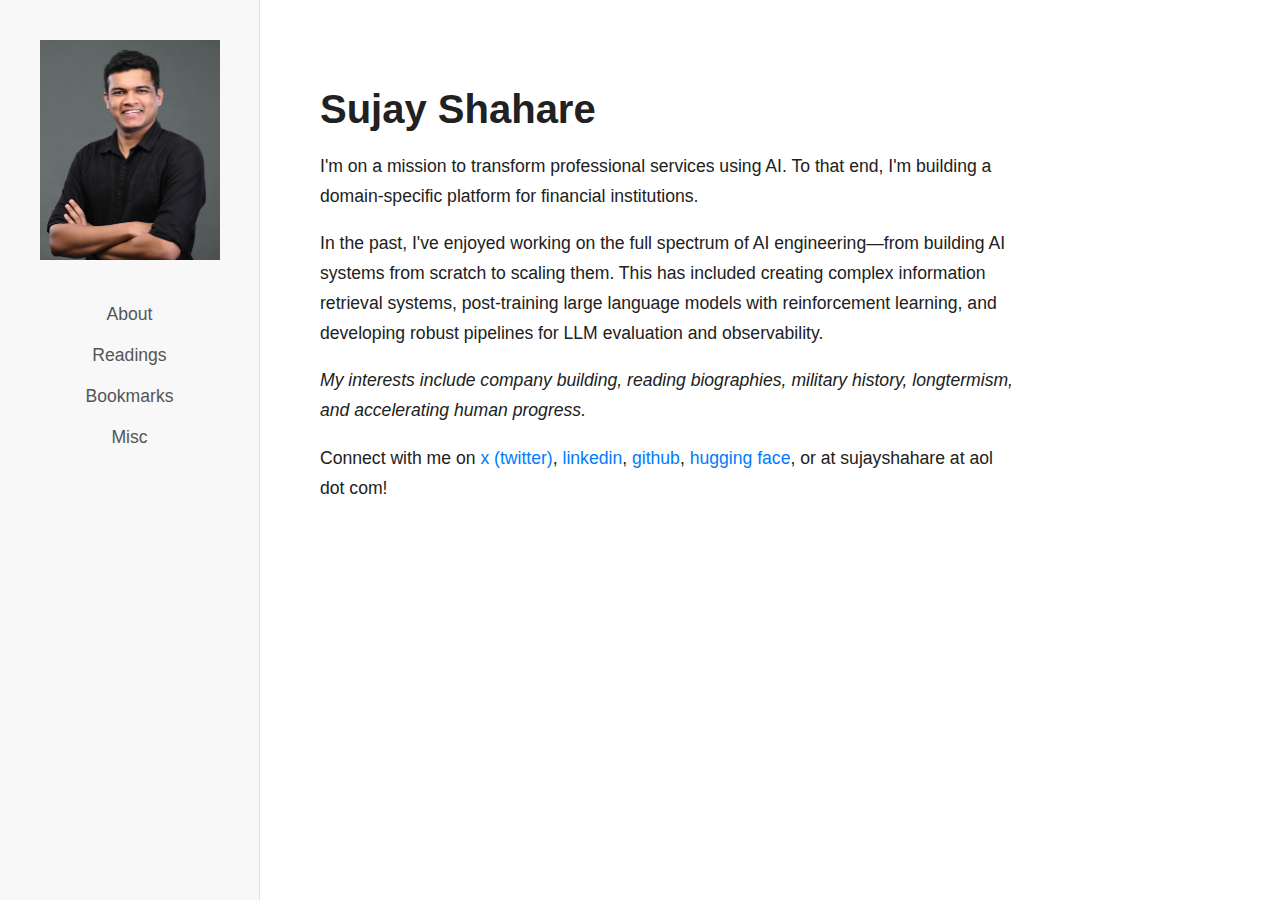
<file: index.html>
<!-- SUJAY SHAHARE
                                                               __..-'
                                                         _.--''
                                               _...__..-'
                                             .'
                                           .'
                                         .' 
                                       .'        PERSONAL SITE
            .------._                 ;
      .-"""`-.<')    `-._           .'   
     (.--. _   `._       `'---.__.-'
      `   `;'-.-'         '-    ._
        .--'``  '._      - '   .
         `""'-.    `---'    ,
 ''--..__      `\
         ``''---'`\      .'
                   `'. '
                     `'.
-->


<!DOCTYPE html>
<html lang="en">
<head>
    <meta charset="UTF-8">
    <meta name="viewport" content="width=device-width, initial-scale=1.0">
    <title>Sujay Shahare</title>
    <link rel="stylesheet" href="styles/style.css">
    <script src="scripts/main.js" defer></script>
</head>
<body>
    
    <button id="mobile-menu-button" aria-label="Open navigation menu">
        <span></span>
        <span></span>
        <span></span>
    </button>

    <div id="sidebar-container"></div>

    <main class="main-content" id="main-content">
        <header>
            <h1>Sujay Shahare</h1>
        </header>
        <section class="bio">
            <p>
                I'm on a mission to transform professional services using AI. To that end, I'm building a domain-specific platform for financial institutions.
            </p>
            <p>
                In the past, I've enjoyed working on the full spectrum of AI engineering—from building AI systems from scratch to scaling them. This has included creating complex information retrieval systems, post-training large language models with reinforcement learning, and developing robust pipelines for LLM evaluation and observability.
            </p>
            <p>
                <i>My interests include company building, reading biographies, military history, <a href="https://longtermism.com/" target="_blank" class="stealth-link">longtermism</a>, and accelerating human progress.</i>
            </p>
            <p>
                Connect with me on  <a href="https://x.com/sujay_shahare" target="_blank">x (twitter)</a>, <a href="https://www.linkedin.com/in/sujay-shahare" target="_blank">linkedin</a>, <a href="https://github.com/SujayShahare" target="_blank">github</a>, <a href="https://huggingface.co/sujayshahare" target="_blank">hugging face</a>, or at sujayshahare at aol dot com!
            </p>
        </section>
    </main>
</body>
</html>
</file>
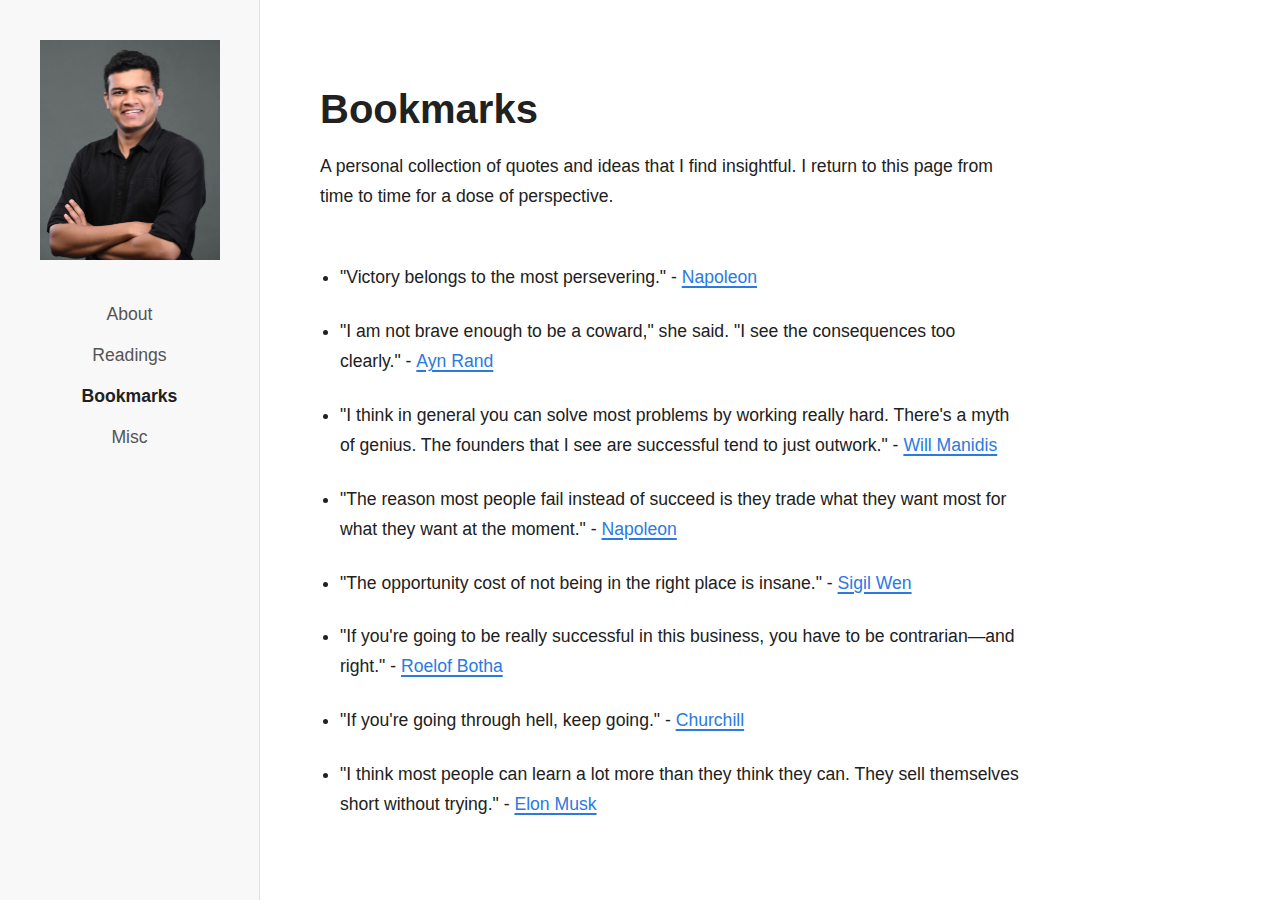
<file: bookmarks.html>
<!DOCTYPE html>
<html lang="en">
<head>
    <meta charset="UTF-8">
    <meta name="viewport" content="width=device-width, initial-scale=1.0">
    <title>Bookmarks - Sujay Shahare</title>
    <link rel="stylesheet" href="styles/style.css">
    <script src="scripts/main.js" defer></script>
</head>
<body>

    <button id="mobile-menu-button" aria-label="Open navigation menu">
        <span></span>
        <span></span>
        <span></span>
    </button>
    
    <div id="sidebar-container"></div>

    <main class="main-content" id="main-content">
        <h1>Bookmarks</h1>
        
        <p>A personal collection of quotes and ideas that I find insightful. I return to this page from time to time for a dose of perspective.</p>

        <br>
        <ul class="quote-list">
            <li>
                "Victory belongs to the most persevering." - <a href="https://www.goodreads.com/quotes/158296-victory-belongs-to-the-most-persevering" target="_blank">Napoleon</a>
            </li>
            <li>
                "I am not brave enough to be a coward," she said. "I see the consequences too clearly." - <a href="https://www.goodreads.com/quotes/786423-i-am-not-brave-enough-to-be-a-coward-she" target="_blank">Ayn Rand</a>
            </li>
            <li>
                "I think in general you can solve most problems by working really hard. There's a myth of genius. The founders that I see are successful tend to just outwork." - <a href="https://capital.xyz/founders/will" target="_blank">Will Manidis</a>
            </li>
            <li>
                "The reason most people fail instead of succeed is they trade what they want most for what they want at the moment." - <a href="https://www.goodreads.com/quotes/580793-the-reason-most-people-fail-instead-of-succeed-is-they" target="_blank">Napoleon</a>
            </li>
            <li>
                "The opportunity cost of not being in the right place is insane." - <a href="https://youtu.be/1pu_j2V0GJs?si=N4kXcCd84X4fYy7n" target="_blank">Sigil Wen</a>
            </li>
            <li>
                "If you're going to be really successful in this business, you have to be contrarian—and right." - <a href="https://www.sequoiacap.com/people/roelof-botha/" target="_blank">Roelof Botha</a>
            </li>
            <li>
                "If you're going through hell, keep going." - <a href="https://www.goodreads.com/quotes/553514-if-you-re-going-through-hell-keep-going" target="_blank">Churchill</a>
            </li>
            <li>
                "I think most people can learn a lot more than they think they can. They sell themselves short without trying." - <a href="https://www.reddit.com/r/IAmA/comments/2rgsan/comment/cnfre0a/?utm_source=share&utm_medium=web3x&utm_name=web3xcss&utm_term=1&utm_content=share_button" target="_blank">Elon Musk</a>
            </li>
        </ul>

    </main>

</body>
</html>
</file>
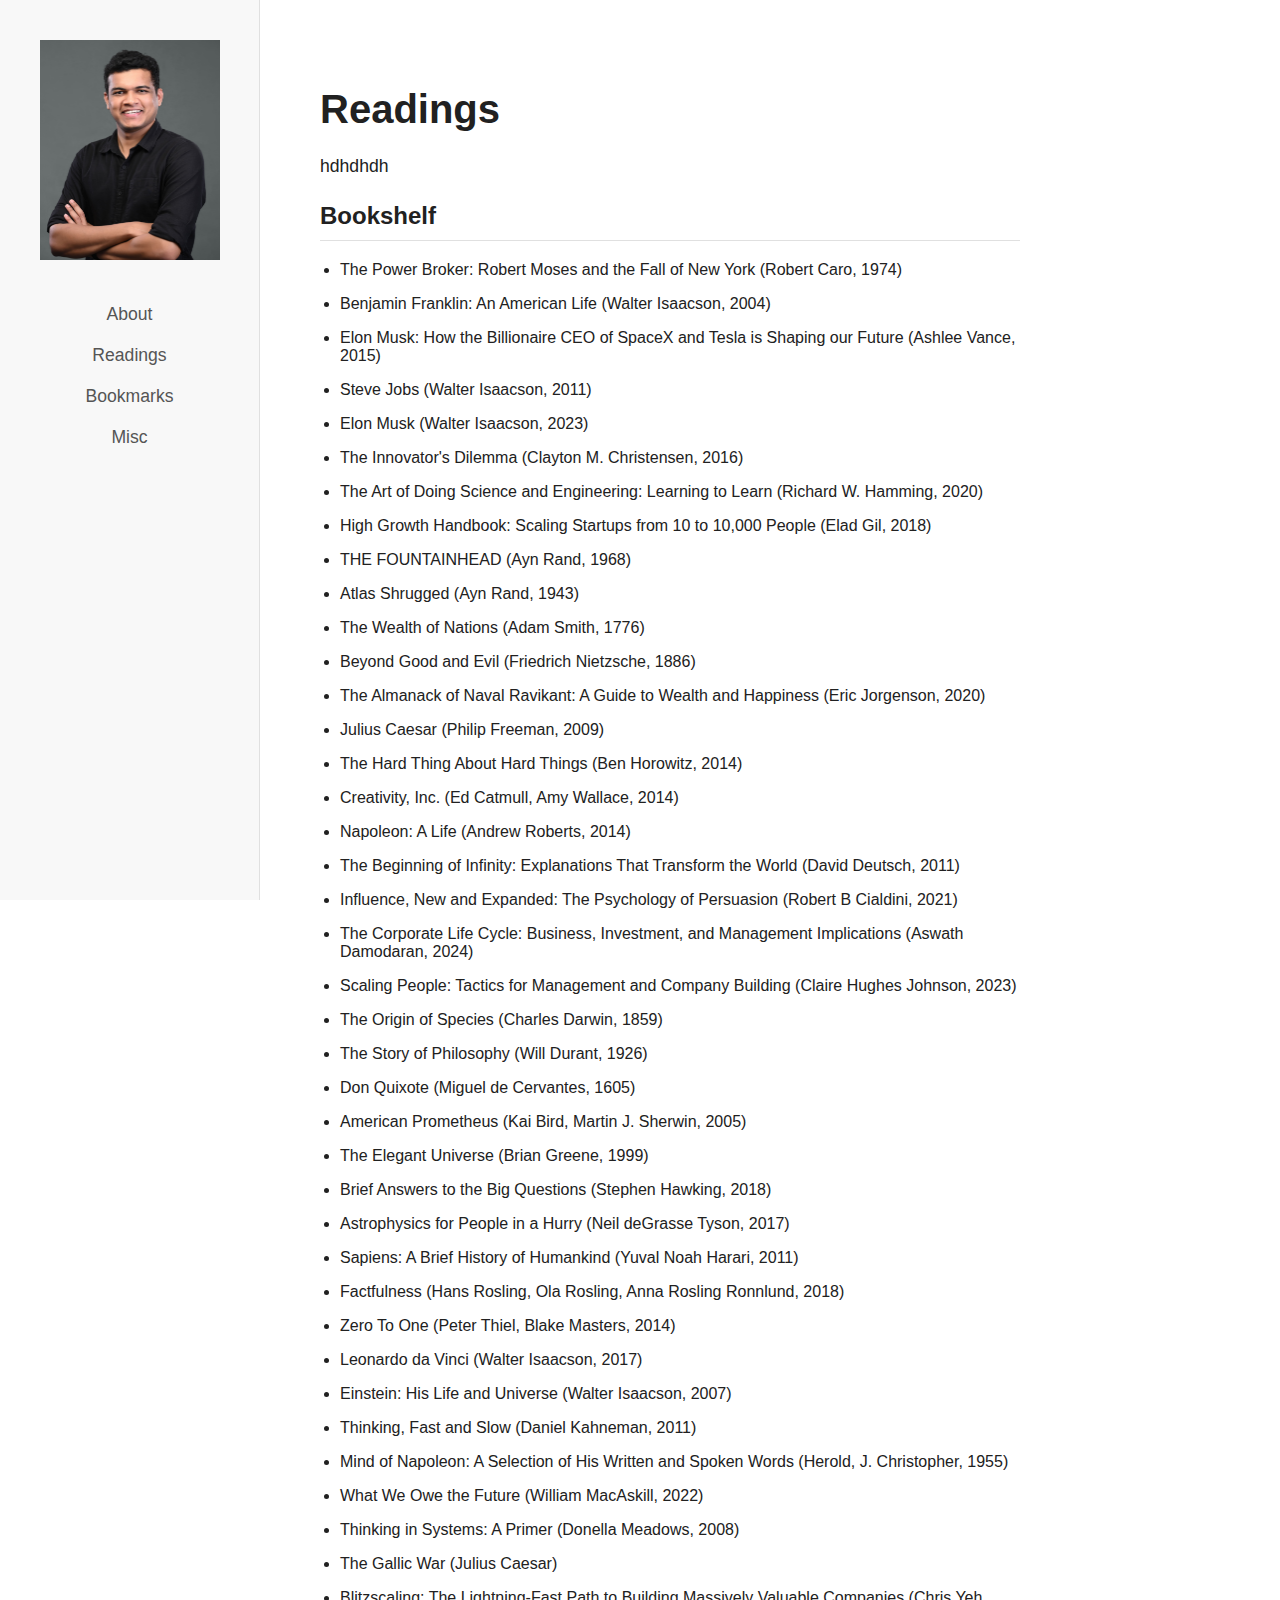
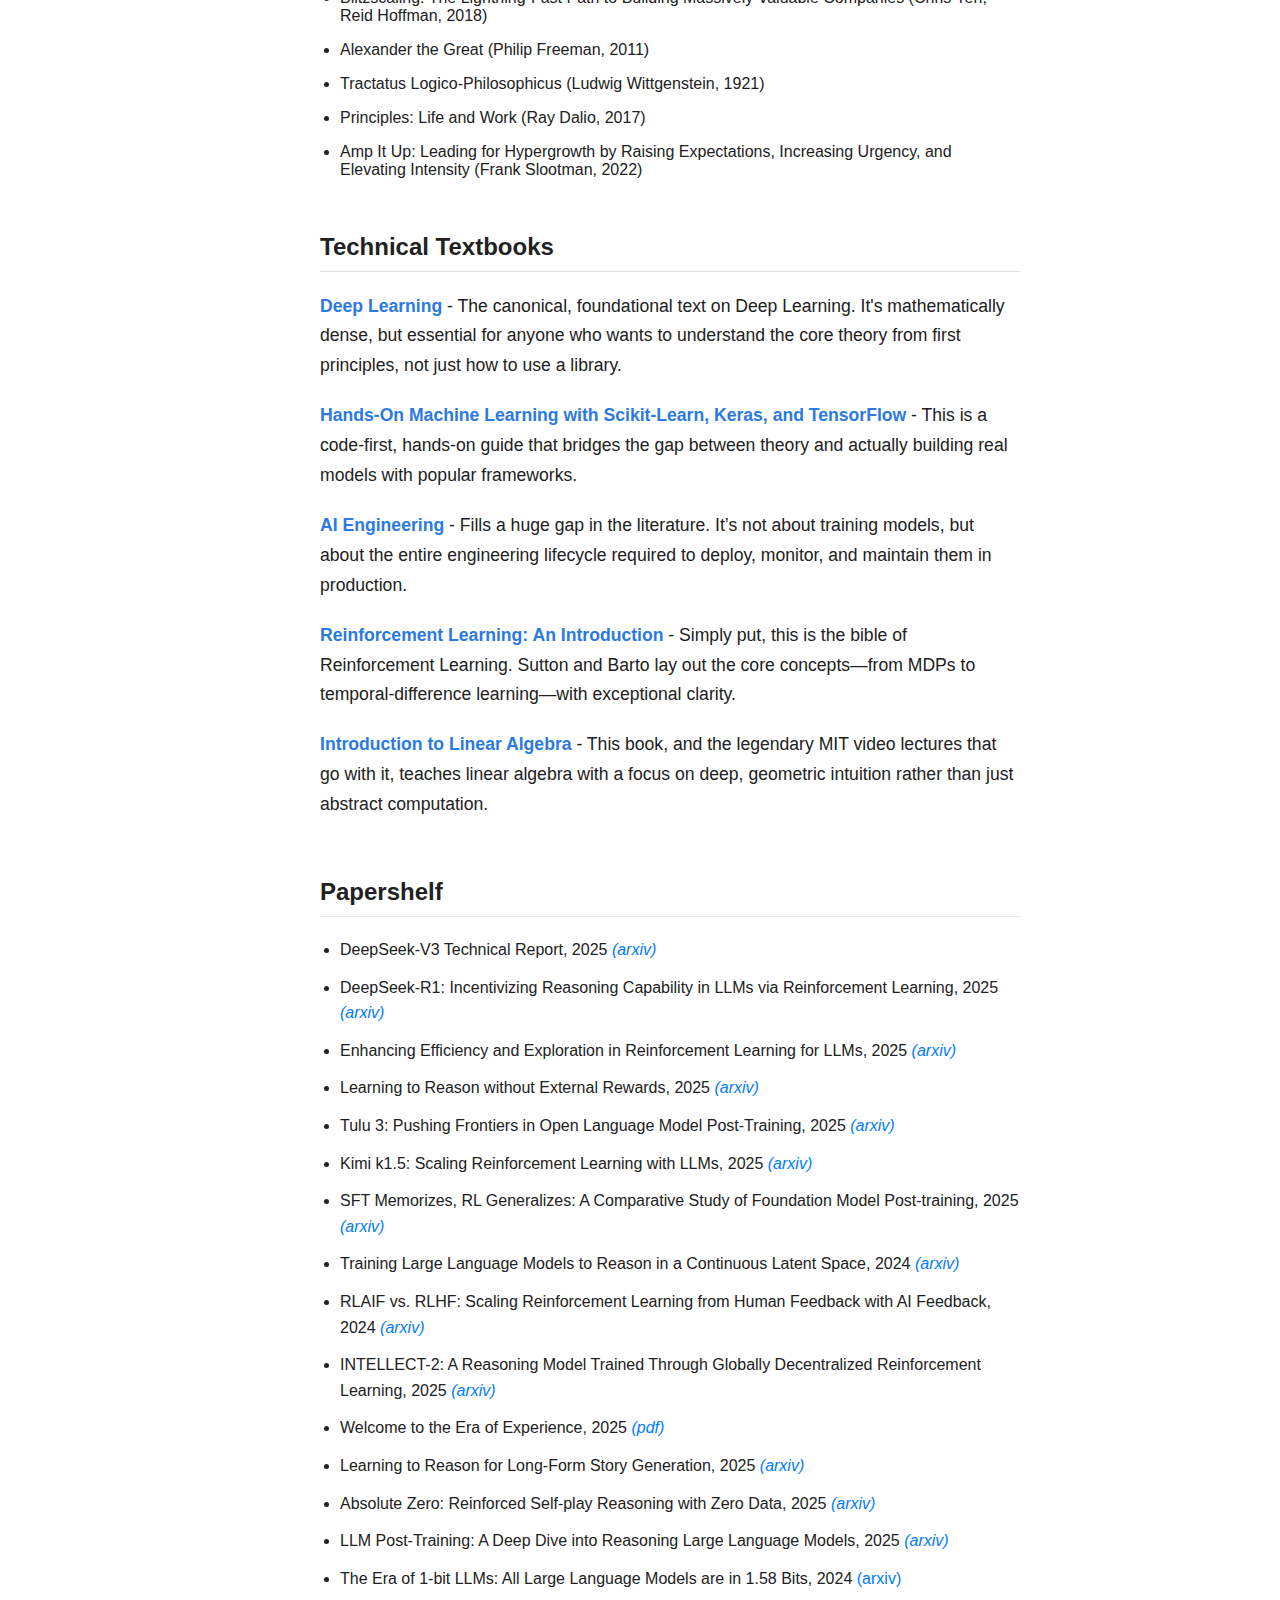
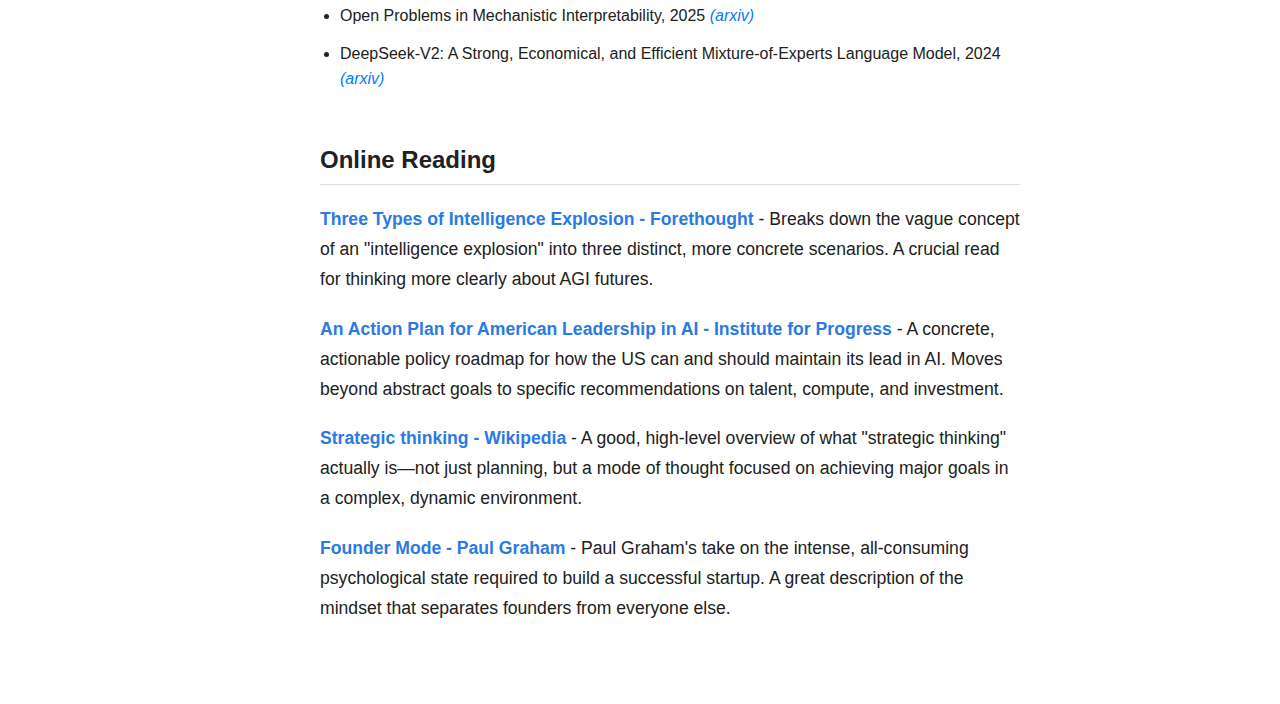
<file: dump_code.html>
<!DOCTYPE html>
<html lang="en">
<head>
    <meta charset="UTF-8">
    <meta name="viewport" content="width=device-width, initial-scale=1.0">
    <title>Readings - Sujay Shahare</title>
    <link rel="stylesheet" href="styles/style.css">
    <script src="scripts/main.js" defer></script>
</head>
<body>
    <div id="sidebar-container"></div>

    <main class="main-content" id="main-content">
        <h1>Readings</h1>

        <p>hdhdhdh</p>

        <section class="reading-section">
            <h2>Bookshelf</h2>
            <ul class="bookshelf">
                <li><a href="https://www.amazon.com/Power-Broker-Robert-Moses-Fall/dp/0394720245" target="_blank">The Power Broker: Robert Moses and the Fall of New York (Robert Caro, 1974)</a></li>
                <li><a href="https://www.amazon.com/Benjamin-Franklin-American-Walter-Isaacson/dp/074325807X" target="_blank">Benjamin Franklin: An American Life (Walter Isaacson, 2004)</a></li>
                <li><a href="https://www.amazon.com/Elon-Musk-SpaceX-Fantastic-Future/dp/0062301233" target="_blank">Elon Musk: How the Billionaire CEO of SpaceX and Tesla is Shaping our Future (Ashlee Vance, 2015)</a></li>
                <li><a href="https://www.amazon.com/Steve-Jobs-Walter-Isaacson/dp/1451648537" target="_blank">Steve Jobs (Walter Isaacson, 2011)</a></li>
                <li><a href="https://www.amazon.com/Elon-Musk-Walter-Isaacson/dp/1982181281" target="_blank">Elon Musk (Walter Isaacson, 2023)</a></li>
                <li><a href="https://www.amazon.com/Innovators-Dilemma-Technologies-Management-Innovation/dp/1633691780" target="_blank">The Innovator's Dilemma (Clayton M. Christensen, 2016)</a></li>
                <li><a href="https://www.amazon.com/Art-Doing-Science-Engineering-Learning/dp/1732265178" target="_blank">The Art of Doing Science and Engineering: Learning to Learn (Richard W. Hamming, 2020)</a></li>
                <li><a href="https://www.amazon.com/dp/1732265100" target="_blank">High Growth Handbook: Scaling Startups from 10 to 10,000 People (Elad Gil, 2018)</a></li>
                <li><a href="https://www.amazon.com/FOUNTAINHEAD-25th-Anniversary-Ayn-Rand/dp/B006AVOB2G" target="_blank">THE FOUNTAINHEAD (Ayn Rand, 1968)</a></li>
                <li><a href="https://www.amazon.com/Atlas-Shrugged-Ayn-Rand/dp/0451191145" target="_blank">Atlas Shrugged (Ayn Rand, 1943)</a></li>
                <li><a href="https://www.amazon.com/Wealth-Nations-Adam-Smith/dp/1505577128" target="_blank">The Wealth of Nations (Adam Smith, 1776)</a></li>
                <li><a href="https://www.amazon.com/Beyond-Good-Evil-Penguin-Classics/dp/014044923X" target="_blank">Beyond Good and Evil (Friedrich Nietzsche, 1886)</a></li>
                <li><a href="https://www.amazon.com/Almanack-Naval-Ravikant-Wealth-Happiness/dp/1544514212" target="_blank">The Almanack of Naval Ravikant: A Guide to Wealth and Happiness (Eric Jorgenson, 2020)</a></li>
                <li><a href="https://www.amazon.com/Julius-Caesar-Philip-Freeman/dp/0743289544" target="_blank">Julius Caesar (Philip Freeman, 2009)</a></li>
                <li><a href="https://www.amazon.com/Hard-Thing-About-Things-Building/dp/0062273205" target="_blank">The Hard Thing About Hard Things (Ben Horowitz, 2014)</a></li>
                <li><a href="https://www.amazon.com/Creativity-Inc-Expanded-Overcoming-Inspiration/dp/0593594649" target="_blank">Creativity, Inc. (Ed Catmull, Amy Wallace, 2014)</a></li>
                <li><a href="https://www.amazon.com/Napoleon-Life-Andrew-Roberts/dp/0143127853" target="_blank">Napoleon: A Life (Andrew Roberts, 2014)</a></li>
                <li><a href="https://www.amazon.com/Beginning-Infinity-Explanations-Transform-World/dp/0143121359" target="_blank">The Beginning of Infinity: Explanations That Transform the World (David Deutsch, 2011)</a></li>
                <li><a href="https://www.amazon.com/Influence-New-Expanded-Psychology-Persuasion/dp/0062937650" target="_blank">Influence, New and Expanded: The Psychology of Persuasion (Robert B Cialdini, 2021)</a></li>
                <li><a href="https://www.amazon.com/Corporate-Lifecycle-Investment-Management-Implications/dp/0593545060" target="_blank">The Corporate Life Cycle: Business, Investment, and Management Implications (Aswath Damodaran, 2024)</a></li>
                <li><a href="https://www.amazon.com/Scaling-People-Tactics-Management-Building/dp/1953953212" target="_blank">Scaling People: Tactics for Management and Company Building (Claire Hughes Johnson, 2023)</a></li>
                <li><a href="https://www.amazon.com/Origin-Species-150th-Anniversary/dp/0451529065" target="_blank">The Origin of Species (Charles Darwin, 1859)</a></li>
                <li><a href="https://www.amazon.com/Story-Philosophy-Grapevine-Will-Durant-ebook/dp/B0CLL5XDCR" target="_blank">The Story of Philosophy (Will Durant, 1926)</a></li>
                <li><a href="https://www.amazon.com/Quixote-Penguin-Classics-Cervantes-Saavedra/dp/0142437239" target="_blank">Don Quixote (Miguel de Cervantes, 1605)</a></li>
                <li><a href="https://www.amazon.com/American-Prometheus-Triumph-Tragedy-Oppenheimer/dp/0375726268" target="_blank">American Prometheus (Kai Bird, Martin J. Sherwin, 2005)</a></li>
                <li><a href="https://www.amazon.com/Elegant-Universe-Superstrings-Dimensions-Ultimate/dp/1324066237" target="_blank">The Elegant Universe (Brian Greene, 1999)</a></li>
                <li><a href="https://www.amazon.com/Brief-Answers-Questions-Stephen-Hawking/dp/1984819194" target="_blank">Brief Answers to the Big Questions (Stephen Hawking, 2018)</a></li>
                <li><a href="https://www.amazon.com/Astrophysics-People-Hurry-deGrasse-Tyson/dp/0393609391" target="_blank">Astrophysics for People in a Hurry (Neil deGrasse Tyson, 2017)</a></li>
                <li><a href="https://www.amazon.com/Sapiens-Tenth-Anniversary-History-Humankind/dp/0063422018" target="_blank">Sapiens: A Brief History of Humankind (Yuval Noah Harari, 2011)</a></li>
                <li><a href="https://www.amazon.com/Factfulness-Reasons-World-Things-Better/dp/1250123828" target="_blank">Factfulness (Hans Rosling, Ola Rosling, Anna Rosling Ronnlund, 2018)</a></li>
                <li><a href="https://www.amazon.com/Zero-Peter-Thiel-Blake-Masters/dp/0753555204" target="_blank">Zero To One (Peter Thiel, Blake Masters, 2014)</a></li>
                <li><a href="https://www.amazon.com/Leonardo-Vinci-Walter-Isaacson/dp/1501139169" target="_blank">Leonardo da Vinci (Walter Isaacson, 2017)</a></li>
                <li><a href="https://www.amazon.com/Einstein-Life-Universe-Walter-Isaacson/dp/0743264746" target="_blank">Einstein: His Life and Universe (Walter Isaacson, 2007)</a></li>
                <li><a href="https://www.amazon.com/Thinking-Fast-Slow-Daniel-Kahneman/dp/0374533555" target="_blank">Thinking, Fast and Slow (Daniel Kahneman, 2011)</a></li>
                <li><a href="https://www.amazon.com/Mind-Napoleon-Selection-Written-Spoken-ebook/dp/B01JHP4BSK" target="_blank">Mind of Napoleon: A Selection of His Written and Spoken Words (Herold, J. Christopher, 1955)</a></li>
                <li><a href="https://www.amazon.com/What-Owe-Future-William-MacAskill/dp/1541604032" target="_blank">What We Owe the Future (William MacAskill, 2022)</a></li>
                <li><a href="https://www.amazon.com/Thinking-Systems-Donella-H-Meadows/dp/1603580557" target="_blank">Thinking in Systems: A Primer (Donella Meadows, 2008)</a></li>
                <li><a href="https://www.amazon.com/Gallic-War-Commentaries-Commentary-Classics/dp/0199540268" target="_blank">The Gallic War (Julius Caesar)</a></li>
                <li><a href="https://www.amazon.com/Blitzscaling-Lightning-Fast-Building-Massively-Companies/dp/1524761419" target="_blank">Blitzscaling: The Lightning-Fast Path to Building Massively Valuable Companies (Chris Yeh, Reid Hoffman, 2018)</a></li>
                <li><a href="https://www.amazon.com/Alexander-Great-Philip-Freeman/dp/1416592814" target="_blank">Alexander the Great (Philip Freeman, 2011)</a></li>
                <li><a href="https://www.amazon.com/Tractatus-Logico-Philosophicus-Ludwig-Wittgenstein/dp/0486404455" target="_blank">Tractatus Logico-Philosophicus (Ludwig Wittgenstein, 1921)</a></li>
                <li><a href="https://www.amazon.com/dp/1501124021" target="_blank">Principles: Life and Work (Ray Dalio, 2017)</a></li>
                <li><a href="https://www.amazon.com/Amp-Up-Leadership-Hypergrowth-Companies/dp/1119836115" target="_blank">Amp It Up: Leading for Hypergrowth by Raising Expectations, Increasing Urgency, and Elevating Intensity (Frank Slootman, 2022)</a></li>

            </ul>
            <br>
        </section>

        <section class="reading-section">
            <h2>Technical Textbooks</h2>
            <div class="list-container">
                <p><a href="https://www.deeplearningbook.org" class="title-link" target="_blank">Deep Learning</a> - The canonical, foundational text on Deep Learning. It's mathematically dense, but essential for anyone who wants to understand the core theory from first principles, not just how to use a library.</p>
                <p><a href="https://www.oreilly.com/library/view/hands-on-machine-learning/9781098125967/" class="title-link" target="_blank">Hands-On Machine Learning with Scikit-Learn, Keras, and TensorFlow</a> - This is a code-first, hands-on guide that bridges the gap between theory and actually building real models with popular frameworks.</p>
                <p><a href="https://www.oreilly.com/library/view/designing-machine-learning/9781098107956/" class="title-link" target="_blank">AI Engineering</a> - Fills a huge gap in the literature. It’s not about training models, but about the entire engineering lifecycle required to deploy, monitor, and maintain them in production.</p>
                <p><a href="http://incompleteideas.net/book/the-book-2nd.html" class="title-link" target="_blank">Reinforcement Learning: An Introduction</a> - Simply put, this is the bible of Reinforcement Learning. Sutton and Barto lay out the core concepts—from MDPs to temporal-difference learning—with exceptional clarity.</p>
                <p><a href="https://math.mit.edu/~gs/linearalgebra/" class="title-link" target="_blank">Introduction to Linear Algebra</a> - This book, and the legendary MIT video lectures that go with it, teaches linear algebra with a focus on deep, geometric intuition rather than just abstract computation.</p>
            </div>
            <br>
        </section>

       

        <section class="reading-section">
            <h2>Papershelf</h2>
            <ul class="papershelf">
                <li>DeepSeek-V3 Technical Report, 2025 <i><a href="https://arxiv.org/abs/2412.19437" target="_blank">(arxiv)</a></i></li>
                <li>DeepSeek-R1: Incentivizing Reasoning Capability in LLMs via Reinforcement Learning, 2025 <i><a href="https://arxiv.org/abs/2501.12948" target="_blank">(arxiv)</a></i></li>
                <li>Enhancing Efficiency and Exploration in Reinforcement Learning for LLMs, 2025 <i><a href="https://arxiv.org/abs/2505.18573" target="_blank">(arxiv)</a></i></li>
                <li>Learning to Reason without External Rewards, 2025 <i><a href="https://arxiv.org/abs/2505.19590" target="_blank">(arxiv)</a></i></li>
                <li>Tulu 3: Pushing Frontiers in Open Language Model Post-Training, 2025 <i><a href="https://arxiv.org/abs/2411.15124" target="_blank">(arxiv)</a></i></li>
                <li>Kimi k1.5: Scaling Reinforcement Learning with LLMs, 2025 <i><a href="https://arxiv.org/abs/2501.12599" target="_blank">(arxiv)</a></i></li>
                <li>SFT Memorizes, RL Generalizes: A Comparative Study of Foundation Model Post-training, 2025 <i><a href="https://arxiv.org/abs/2501.17161" target="_blank">(arxiv)</a></i></li>
                <li>Training Large Language Models to Reason in a Continuous Latent Space, 2024 <i><a href="https://arxiv.org/abs/2412.06769" target="_blank">(arxiv)</a></i></li>
                <li>RLAIF vs. RLHF: Scaling Reinforcement Learning from Human Feedback with AI Feedback, 2024 <i><a href="https://arxiv.org/abs/2309.00267" target="_blank">(arxiv)</a></i></li>
                <li>INTELLECT-2: A Reasoning Model Trained Through Globally Decentralized Reinforcement Learning, 2025 <i><a href="https://arxiv.org/abs/2505.07291" target="_blank">(arxiv)</a></i></li>
                <li>Welcome to the Era of Experience, 2025 <i><a href="https://storage.googleapis.com/deepmind-media/Era-of-Experience%20/The%20Era%20of%20Experience%20Paper.pdf" target="_blank">(pdf)</a></i></li>
                <li>Learning to Reason for Long-Form Story Generation, 2025 <i><a href="https://arxiv.org/abs/2503.22828" target="_blank">(arxiv)</a></i></li>
                <li>Absolute Zero: Reinforced Self-play Reasoning with Zero Data, 2025 <i><a href="https://arxiv.org/abs/2505.03335" target="_blank">(arxiv)</a></i></li>
                <li>LLM Post-Training: A Deep Dive into Reasoning Large Language Models, 2025 <i><a href="https://arxiv.org/abs/2502.21321" target="_blank">(arxiv)</a></i></li>
                <li>The Era of 1-bit LLMs: All Large Language Models are in 1.58 Bits, 2024 <a href="https://arxiv.org/abs/2402.17764" target="_blank">(arxiv)</a></li>
                <li>Open Problems in Mechanistic Interpretability, 2025 <i><a href="https://arxiv.org/abs/2501.16496" target="_blank">(arxiv)</a></i></li>
                <li>DeepSeek-V2: A Strong, Economical, and Efficient Mixture-of-Experts Language Model, 2024 <i><a href="https://arxiv.org/abs/2405.04434" target="_blank">(arxiv)</a></i></li>
            </ul>
            <br>
        </section>

        <section class="reading-section">
            <h2>Online Reading</h2>
            <div class="list-container">
                 <p><a href="https://www.forethought.org/research/three-types-of-intelligence-explosion" class="title-link" target="_blank">Three Types of Intelligence Explosion - Forethought</a> - Breaks down the vague concept of an "intelligence explosion" into three distinct, more concrete scenarios. A crucial read for thinking more clearly about AGI futures.</p>
                 <p><a href="https://ifp.org/an-action-plan-for-american-leadership-in-ai/" class="title-link" target="_blank">An Action Plan for American Leadership in AI - Institute for Progress</a> - A concrete, actionable policy roadmap for how the US can and should maintain its lead in AI. Moves beyond abstract goals to specific recommendations on talent, compute, and investment.</p>
                 <p><a href="https://en.wikipedia.org/wiki/Strategic_thinking" class="title-link" target="_blank">Strategic thinking - Wikipedia</a> - A good, high-level overview of what "strategic thinking" actually is—not just planning, but a mode of thought focused on achieving major goals in a complex, dynamic environment.</p>
                 <p><a href="https://paulgraham.com/foundermode.html" class="title-link" target="_blank">Founder Mode - Paul Graham</a> - Paul Graham's take on the intense, all-consuming psychological state required to build a successful startup. A great description of the mindset that separates founders from everyone else.</p>
                 </div>
        </section>

    </main>

</body>
</html>








<!-- document.addEventListener("DOMContentLoaded", function() {
    // 1. Load the sidebar
    fetch('partials/sidebar.html')
        .then(response => response.text())
        .then(data => {
            document.getElementById('sidebar-container').innerHTML = data;
            
            // 2. Highlight the active page link
            const currentPage = window.location.pathname.split('/').pop() || 'index.html';

            if (currentPage === 'index.html' || currentPage === '') {
                document.getElementById('nav-about').classList.add('active');
            } else if (currentPage === 'readings.html') {
                document.getElementById('nav-readings').classList.add('active');
            } else if (currentPage === 'bookmarks.html') {
                document.getElementById('nav-bookmarks').classList.add('active');
            } else if (currentPage === 'misc.html') {
                document.getElementById('nav-more').classList.add('active');
            }
        });
}); -->
</file>
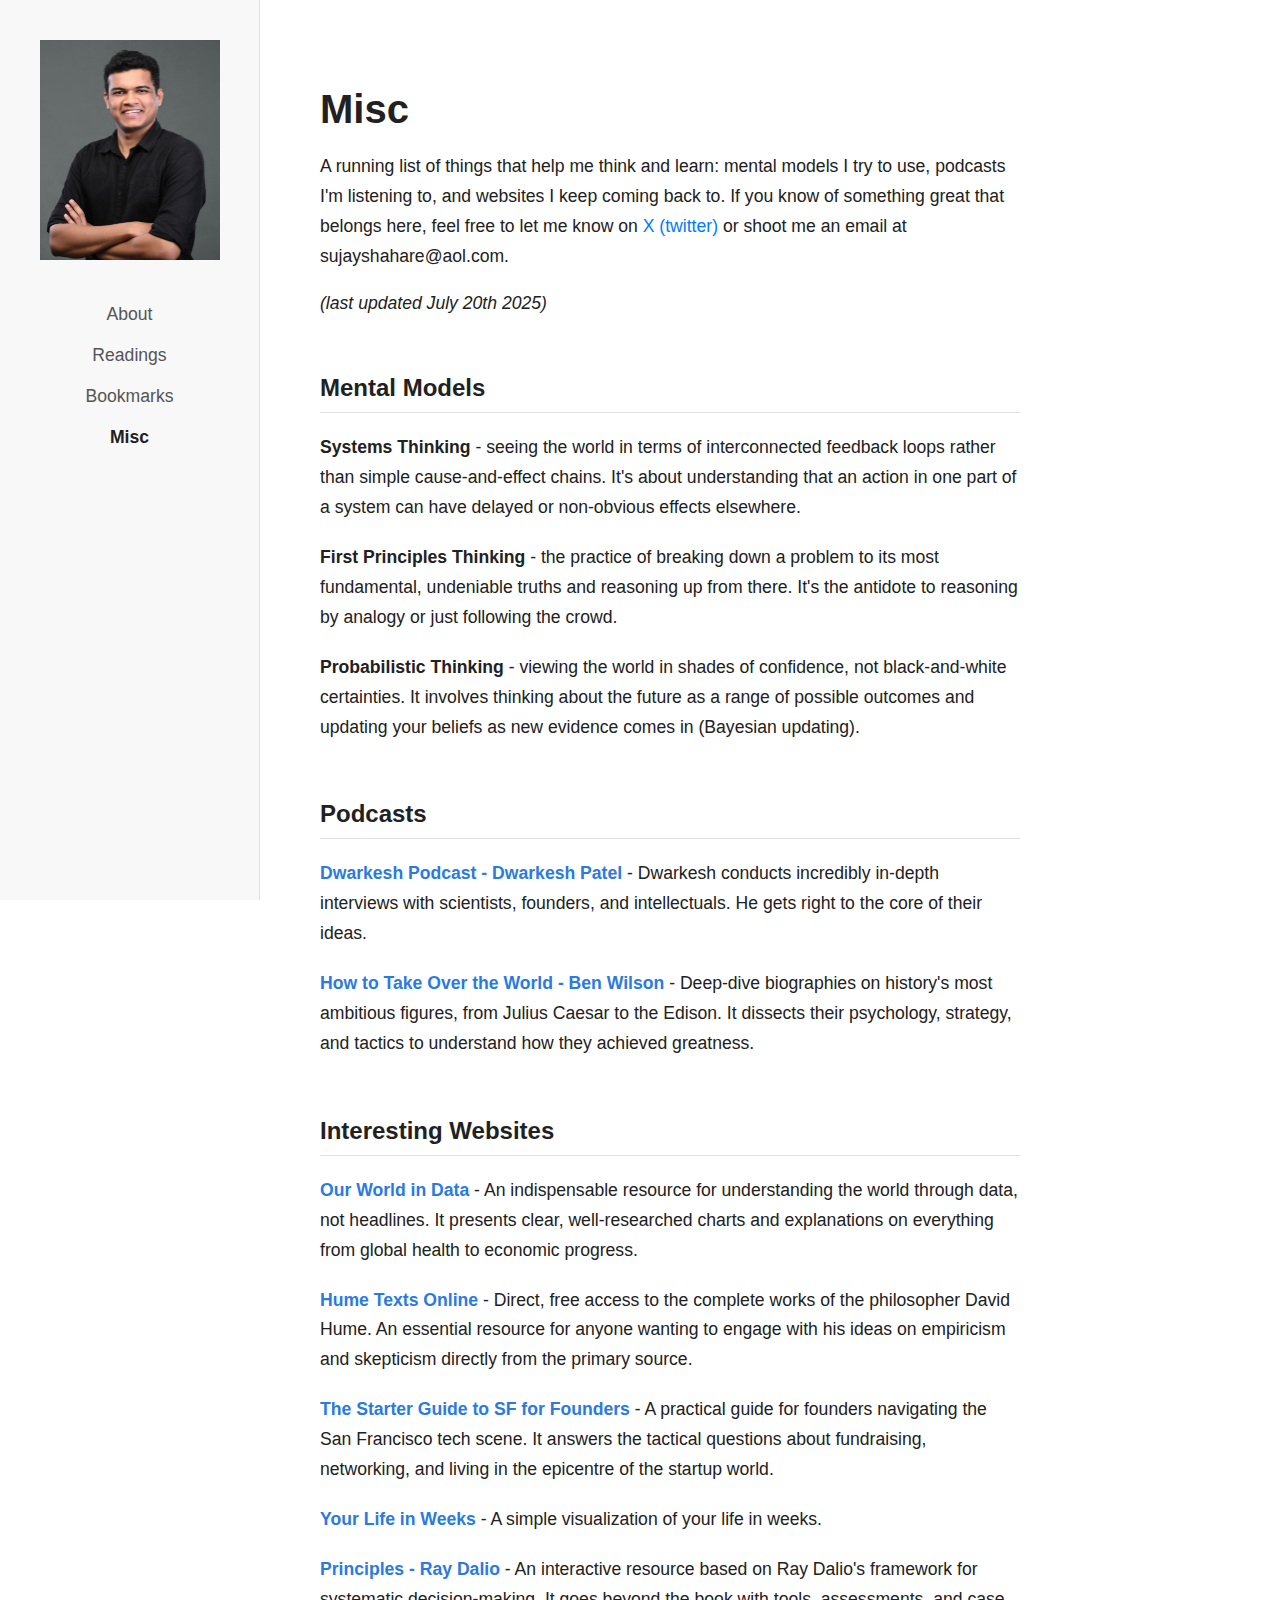
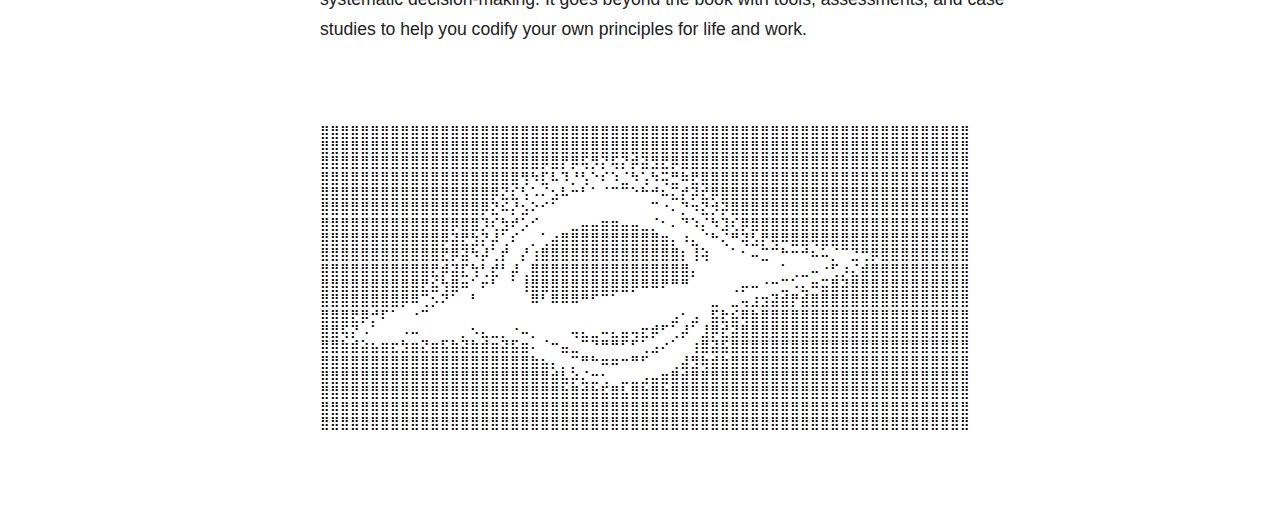
<file: misc.html>
<!DOCTYPE html>
<html lang="en">
<head>
    <meta charset="UTF-8">
    <meta name="viewport" content="width=device-width, initial-scale=1.0">
    <title>Misc - Sujay Shahare</title>
    <link rel="stylesheet" href="styles/style.css">
    <script src="scripts/main.js" defer></script>
</head>
<body>

    <button id="mobile-menu-button" aria-label="Open navigation menu">
        <span></span>
        <span></span>
        <span></span>
    </button>
    
    <div id="sidebar-container"></div>

    <main class="main-content" id="main-content">
        <h1>Misc</h1>

        <p>A running list of things that help me think and learn: mental models I try to use, podcasts I'm listening to, and websites I keep coming back to. If you know of something great that belongs here, feel free to let me know on <a href="https://x.com/sujay_shahare" target="_blank">X (twitter) </a> or shoot me an email at sujayshahare@aol.com.</p>
        <i><p>(last updated July 20th 2025)</p></i>

        <br>

        <section class="reading-section" id="mental-models">
            <h2>
                <a href="#mental-models">
                    <svg class="link-icon" xmlns="http://www.w3.org/2000/svg" viewBox="0 0 16 16" version="1.1" aria-hidden="true"><path fill-rule="evenodd" d="m7.775 3.275 1.25-1.25a3.5 3.5 0 1 1 4.95 4.95l-2.5 2.5a3.5 3.5 0 0 1-4.95 0 .751.751 0 0 1 .018-1.042.751.751 0 0 1 1.042-.018 1.998 1.998 0 0 0 2.83 0l2.5-2.5a2.002 2.002 0 0 0-2.83-2.83l-1.25 1.25a.751.751 0 0 1-1.042-.018.751.751 0 0 1-.018-1.042Zm-4.5 9.5a3.5 3.5 0 0 1 0-4.95l2.5-2.5a3.5 3.5 0 0 1 4.95 0 .751.751 0 0 1-.018 1.042.751.751 0 0 1-1.042.018 1.998 1.998 0 0 0-2.83 0l-2.5 2.5a2.002 2.002 0 0 0 2.83 2.83l1.25-1.25a.751.751 0 0 1 1.042.018.751.751 0 0 1 .018 1.042l-1.25 1.25a3.5 3.5 0 0 1-4.95 0Z"></path></svg>
                    Mental Models
                </a>
            </h2>
            <div class="list-container">
                <p><strong>Systems Thinking</strong> - seeing the world in terms of interconnected feedback loops rather than simple cause-and-effect chains. It's about understanding that an action in one part of a system can have delayed or non-obvious effects elsewhere.</p>
                <p><strong>First Principles Thinking</strong> - the practice of breaking down a problem to its most fundamental, undeniable truths and reasoning up from there. It's the antidote to reasoning by analogy or just following the crowd.</p>
                <p><strong>Probabilistic Thinking</strong> - viewing the world in shades of confidence, not black-and-white certainties. It involves thinking about the future as a range of possible outcomes and updating your beliefs as new evidence comes in (Bayesian updating).</p>
            </div>
            <br>
        </section>



        <section class="reading-section" id="podcasts">
            <h2>
                <a href="#podcasts">
                    <svg class="link-icon" xmlns="http://www.w3.org/2000/svg" viewBox="0 0 16 16" version="1.1" aria-hidden="true"><path fill-rule="evenodd" d="m7.775 3.275 1.25-1.25a3.5 3.5 0 1 1 4.95 4.95l-2.5 2.5a3.5 3.5 0 0 1-4.95 0 .751.751 0 0 1 .018-1.042.751.751 0 0 1 1.042-.018 1.998 1.998 0 0 0 2.83 0l2.5-2.5a2.002 2.002 0 0 0-2.83-2.83l-1.25 1.25a.751.751 0 0 1-1.042-.018.751.751 0 0 1-.018-1.042Zm-4.5 9.5a3.5 3.5 0 0 1 0-4.95l2.5-2.5a3.5 3.5 0 0 1 4.95 0 .751.751 0 0 1-.018 1.042.751.751 0 0 1-1.042.018 1.998 1.998 0 0 0-2.83 0l-2.5 2.5a2.002 2.002 0 0 0 2.83 2.83l1.25-1.25a.751.751 0 0 1 1.042.018.751.751 0 0 1 .018 1.042l-1.25 1.25a3.5 3.5 0 0 1-4.95 0Z"></path></svg>
                    Podcasts
                </a>
            </h2>
            <div class="list-container">
                <p><a href="https://x.com/dwarkesh_sp?ref_src=twsrc%5Egoogle%7Ctwcamp%5Eserp%7Ctwgr%5Eauthor" class="title-link" target="_blank">Dwarkesh Podcast - Dwarkesh Patel</a> - Dwarkesh conducts incredibly in-depth interviews with scientists, founders, and intellectuals. He gets right to the core of their ideas.</p>
                <p><a href="https://www.takeoverpod.com/" class="title-link" target="_blank">How to Take Over the World - Ben Wilson</a> - Deep-dive biographies on history's most ambitious figures, from Julius Caesar to the Edison. It dissects their psychology, strategy, and tactics to understand how they achieved greatness.</p>
            </div>
            <br>
        </section>



        <section class="reading-section" id="interesting-websites">
            <h2>
                <a href="#interesting-websites">
                    <svg class="link-icon" xmlns="http://www.w3.org/2000/svg" viewBox="0 0 16 16" version="1.1" aria-hidden="true"><path fill-rule="evenodd" d="m7.775 3.275 1.25-1.25a3.5 3.5 0 1 1 4.95 4.95l-2.5 2.5a3.5 3.5 0 0 1-4.95 0 .751.751 0 0 1 .018-1.042.751.751 0 0 1 1.042-.018 1.998 1.998 0 0 0 2.83 0l2.5-2.5a2.002 2.002 0 0 0-2.83-2.83l-1.25 1.25a.751.751 0 0 1-1.042-.018.751.751 0 0 1-.018-1.042Zm-4.5 9.5a3.5 3.5 0 0 1 0-4.95l2.5-2.5a3.5 3.5 0 0 1 4.95 0 .751.751 0 0 1-.018 1.042.751.751 0 0 1-1.042.018 1.998 1.998 0 0 0-2.83 0l-2.5 2.5a2.002 2.002 0 0 0 2.83 2.83l1.25-1.25a.751.751 0 0 1 1.042.018.751.751 0 0 1 .018 1.042l-1.25 1.25a3.5 3.5 0 0 1-4.95 0Z"></path></svg>
                    Interesting Websites
                </a>
            </h2>
            <div class="list-container">
                <p><a href="https://ourworldindata.org/" class="title-link" target="_blank">Our World in Data</a> - An indispensable resource for understanding the world through data, not headlines. It presents clear, well-researched charts and explanations on everything from global health to economic progress.</p>
                <p><a href="https://davidhume.org/" class="title-link" target="_blank">Hume Texts Online</a> - Direct, free access to the complete works of the philosopher David Hume. An essential resource for anyone wanting to engage with his ideas on empiricism and skepticism directly from the primary source.</p>
                <p><a href="https://www.startertosf.guide/" class="title-link" target="_blank">The Starter Guide to SF for Founders</a> - A practical guide for founders navigating the San Francisco tech scene. It answers the tactical questions about fundraising, networking, and living in the epicentre of the startup world.</p>
                <p><a href="https://www.bryanbraun.com/your-life/weeks.html" class="title-link" target="_blank">Your Life in Weeks</a> - A simple visualization of your life in weeks.</p>
                <p><a href="https://www.principles.com/principles/7e57c357-74bb-4e5b-ab4a-598f54b36f54/#table-of-contents" class="title-link" target="_blank">Principles - Ray Dalio</a> - An interactive resource based on Ray Dalio's framework for systematic decision-making. It goes beyond the book with tools, assessments, and case studies to help you codify your own principles for life and work.</p>
            </div>
        </section>


        <pre class="ascii-art">
⣿⣿⣿⣿⣿⣿⣿⣿⣿⣿⣿⣿⣿⣿⣿⣿⣿⣿⣿⣿⣿⣿⣿⣿⣿⣿⣿⣿⣿⣿⣿⣿⣿⣿⣿⣿⣿⣿⣿⣿⣿⣿⣿⣿⣿⣿⣿⣿⣿⣿⣿⣿⣿⣿⣿⣿⣿⣿⣿⣿⣿⣿⣿⣿⣿
⣿⣿⣿⣿⣿⣿⣿⣿⣿⣿⣿⣿⣿⣿⣿⣿⣿⣿⣿⣿⣿⣿⣿⣿⣿⣿⣿⣿⣿⣿⣿⣿⣿⣿⣿⣿⣿⣿⣿⣿⣿⣿⣿⣿⣿⣿⣿⣿⣿⣿⣿⣿⣿⣿⣿⣿⣿⣿⣿⣿⣿⣿⣿⣿⣿
⣿⣿⣿⣿⣿⣿⣿⣿⣿⣿⣿⣿⣿⣿⣿⣿⣿⣿⣿⣿⣿⣿⡿⣿⡟⡿⢯⡻⡝⢯⡝⡾⣽⣻⣟⡿⣿⣿⣿⣿⣿⣿⣿⣿⣿⣿⣿⣿⣿⣿⣿⣿⣿⣿⣿⣿⣿⣿⣿⣿⣿⣿⣿⣿⣿
⣿⣿⣿⣿⣿⣿⣿⣿⣿⣿⣿⣿⣿⣿⣿⣿⣿⣿⣿⣿⢻⠳⣏⠧⠹⡘⢣⠑⠎⠱⣈⠳⢡⠳⢭⣛⠷⣟⣿⣿⣿⣿⣿⣿⣿⣿⣿⣿⣿⣿⣿⣿⣿⣿⣿⣿⣿⣿⣿⣿⣿⣿⣿⣿⣿
⣿⣿⣿⣿⣿⣿⣿⣿⣿⣿⣿⣿⣿⣿⣿⣿⣿⡿⣝⣎⢣⠡⠌⣢⠧⠒⠃⠁⠈⠉⠉⠑⠓⠚⠦⣍⡞⡽⣞⡿⣿⣿⣿⣿⣿⣿⣿⣿⣿⣿⣿⣿⣿⣿⣿⣿⣿⣿⣿⣿⣿⣿⣿⣿⣿
⣿⣿⣿⣿⣿⣿⣿⣿⣿⣿⣿⣿⣿⣿⣿⣿⡿⣝⠮⡜⣢⠕⠊⠁⠀⠀⠀⠀⠀⠀⠀⠀⠀⠉⠐⠄⡙⠲⣝⡺⡽⣿⣿⣿⣿⣿⣿⣿⣿⣿⣿⣿⣿⣿⣿⣿⣿⣿⣿⣿⣿⣿⣿⣿⣿
⣿⣿⣿⣿⣿⣿⣿⣿⣿⣿⣿⣿⣿⡿⣿⣿⡹⢎⣳⠞⡡⠊⠀⠀⠀⣀⣤⣤⣶⣶⣤⣤⣀⡈⠂⠄⠙⠱⡌⠳⣹⢎⡿⣿⣿⣿⣿⣿⣿⣿⣿⣿⣿⣿⣿⣿⣿⣿⣿⣿⣿⣿⣿⣿⣿
⣿⣿⣿⣿⣿⣿⣿⣿⣿⣿⣿⣿⡿⣽⣟⣳⡝⡼⢁⠎⠀⡀⢁⣴⣿⣿⣿⣿⣿⣿⣿⣿⣿⣿⣶⡄⠰⣄⠈⠓⢌⠛⢽⣣⡟⢿⠿⣿⣿⢿⣿⣿⣿⣿⣿⣿⣿⣿⣿⣿⣿⣿⣿⣿⣿
⣿⣿⣿⣿⣿⣿⣿⣿⣿⣿⣿⣿⣟⡿⣽⠳⡼⢁⡞⠀⡜⢰⣿⣿⣿⣿⣿⣿⣿⣿⣿⣿⣿⣿⣿⣿⡆⢸⢵⠀⠀⠁⠂⠤⣉⠉⠓⠒⠚⠦⠥⡈⠉⣙⢛⡿⣿⣿⣿⣿⣿⣿⣿⣿⣿
⣿⣿⣿⣿⣿⣿⣿⣿⣿⣿⣿⣟⡾⣽⣏⢳⢃⣞⠃⡼⢀⣿⣿⣿⣿⣿⣿⣿⣿⣿⣿⣿⣿⣿⣿⣿⣿⡄⠀⠀⠀⠀⠀⠀⠀⠀⠁⢀⣀⠤⠐⢋⡰⣌⣾⣿⣿⣿⣿⣿⣿⣿⣿⣿⣿
⣿⣿⣿⣿⣿⣿⣿⣿⣿⣿⣟⣮⢳⣿⠶⠁⠖⠃⠀⠁⢸⣿⣿⣿⣿⣿⣿⣿⣿⣿⣿⡿⠿⠿⠟⠛⠛⠀⠀⠀⠀⢀⡤⠤⠐⠒⣉⠡⣄⠶⣭⣿⣽⣿⣿⣿⣿⣿⣿⣿⣿⣿⣿⣿⣿
⣿⣿⣿⣿⣿⣿⣿⣿⡿⠿⢉⡢⠝⠁⠀⠃⠀⠀⠀⠀⠀⠿⠃⠿⠿⠿⠛⠋⠉⠁⠀⠀⠀⠀⠀⠀⠀⠀⠀⣀⠀⣀⢤⣰⣲⣽⣾⡟⣾⣿⣿⣿⣿⣿⣿⣿⣿⣿⣿⣿⣿⣿⣿⣿⣿
⣿⣿⣿⣟⡿⡚⠏⠁⠀⠐⠉⠀⠀⠀⠀⠀⠀⠀⠀⠀⠀⠀⠀⠀⠀⠀⠀⠀⠀⠀⠀⠀⠀⠀⠀⣠⠂⣠⠀⣯⣗⣮⢿⣷⣿⣿⣿⣿⣿⣿⣿⣿⣿⣿⣿⣿⣿⣿⣿⣿⣿⣿⣿⣿⣿
⣿⣿⢯⡝⠠⠁⠀⠀⠠⠤⠀⠀⠀⠀⡀⠢⣄⣀⡀⠐⠤⡀⠀⠀⠀⢤⣄⣀⠤⣄⣤⢤⣖⡾⠋⢁⡼⠁⣸⡿⣞⣽⣿⣿⣿⣿⣿⣿⣿⣿⣿⣿⣿⣿⣿⣿⣿⣿⣿⣿⣿⣿⣿⣿⣿
⣿⣿⣷⣾⣵⣦⣶⣖⣳⣶⣝⣶⣯⣷⣽⣷⣾⣶⣽⣯⣶⠄⠈⠒⣤⣀⠉⠙⠛⠛⠋⠋⢁⣠⠔⠁⠀⢰⣿⣽⣯⣿⣿⣿⣿⣿⣿⣿⣿⣿⣿⣿⣿⣿⣿⣿⣿⣿⣿⣿⣿⣿⣿⣿⣿
⣿⣿⣿⣿⣿⣿⣿⣿⣿⣿⣿⣿⣿⣿⣿⣿⣿⣿⣿⣿⣿⣷⣦⡄⡀⡉⠛⠓⠶⠶⠒⠛⠋⠀⠀⢀⣼⣻⢷⣾⣷⣿⣿⣿⣿⣿⣿⣿⣿⣿⣿⣿⣿⣿⣿⣿⣿⣿⣿⣿⣿⣿⣿⣿⣿
⣿⣿⣿⣿⣿⣿⣿⣿⣿⣿⣿⣿⣿⣿⣿⣿⣿⣿⣿⣿⣿⣿⣿⣾⣧⡵⣌⣒⢂⠀⣀⣀⣠⣤⣶⣿⣾⣿⣿⣿⣿⣿⣿⣿⣿⣿⣿⣿⣿⣿⣿⣿⣿⣿⣿⣿⣿⣿⣿⣿⣿⣿⣿⣿⣿
⣿⣿⣿⣿⣿⣿⣿⣿⣿⣿⣿⣿⣿⣿⣿⣿⣿⣿⣿⣿⣿⣿⣿⣿⣷⣿⣾⣷⣯⣿⣧⣿⣷⣿⣷⣿⣿⣿⣿⣿⣿⣿⣿⣿⣿⣿⣿⣿⣿⣿⣿⣿⣿⣿⣿⣿⣿⣿⣿⣿⣿⣿⣿⣿⣿
⣿⣿⣿⣿⣿⣿⣿⣿⣿⣿⣿⣿⣿⣿⣿⣿⣿⣿⣿⣿⣿⣿⣿⣿⣿⣿⣿⣿⣿⣿⣿⣿⣿⣿⣿⣿⣿⣿⣿⣿⣿⣿⣿⣿⣿⣿⣿⣿⣿⣿⣿⣿⣿⣿⣿⣿⣿⣿⣿⣿⣿⣿⣿⣿⣿
⣿⣿⣿⣿⣿⣿⣿⣿⣿⣿⣿⣿⣿⣿⣿⣿⣿⣿⣿⣿⣿⣿⣿⣿⣿⣿⣿⣿⣿⣿⣿⣿⣿⣿⣿⣿⣿⣿⣿⣿⣿⣿⣿⣿⣿⣿⣿⣿⣿⣿⣿⣿⣿⣿⣿⣿⣿⣿⣿⣿⣿⣿⣿⣿⣿
        </pre>


    


        </main>

        </body>
        </html>


    </main>

</body>
</html>
</file>
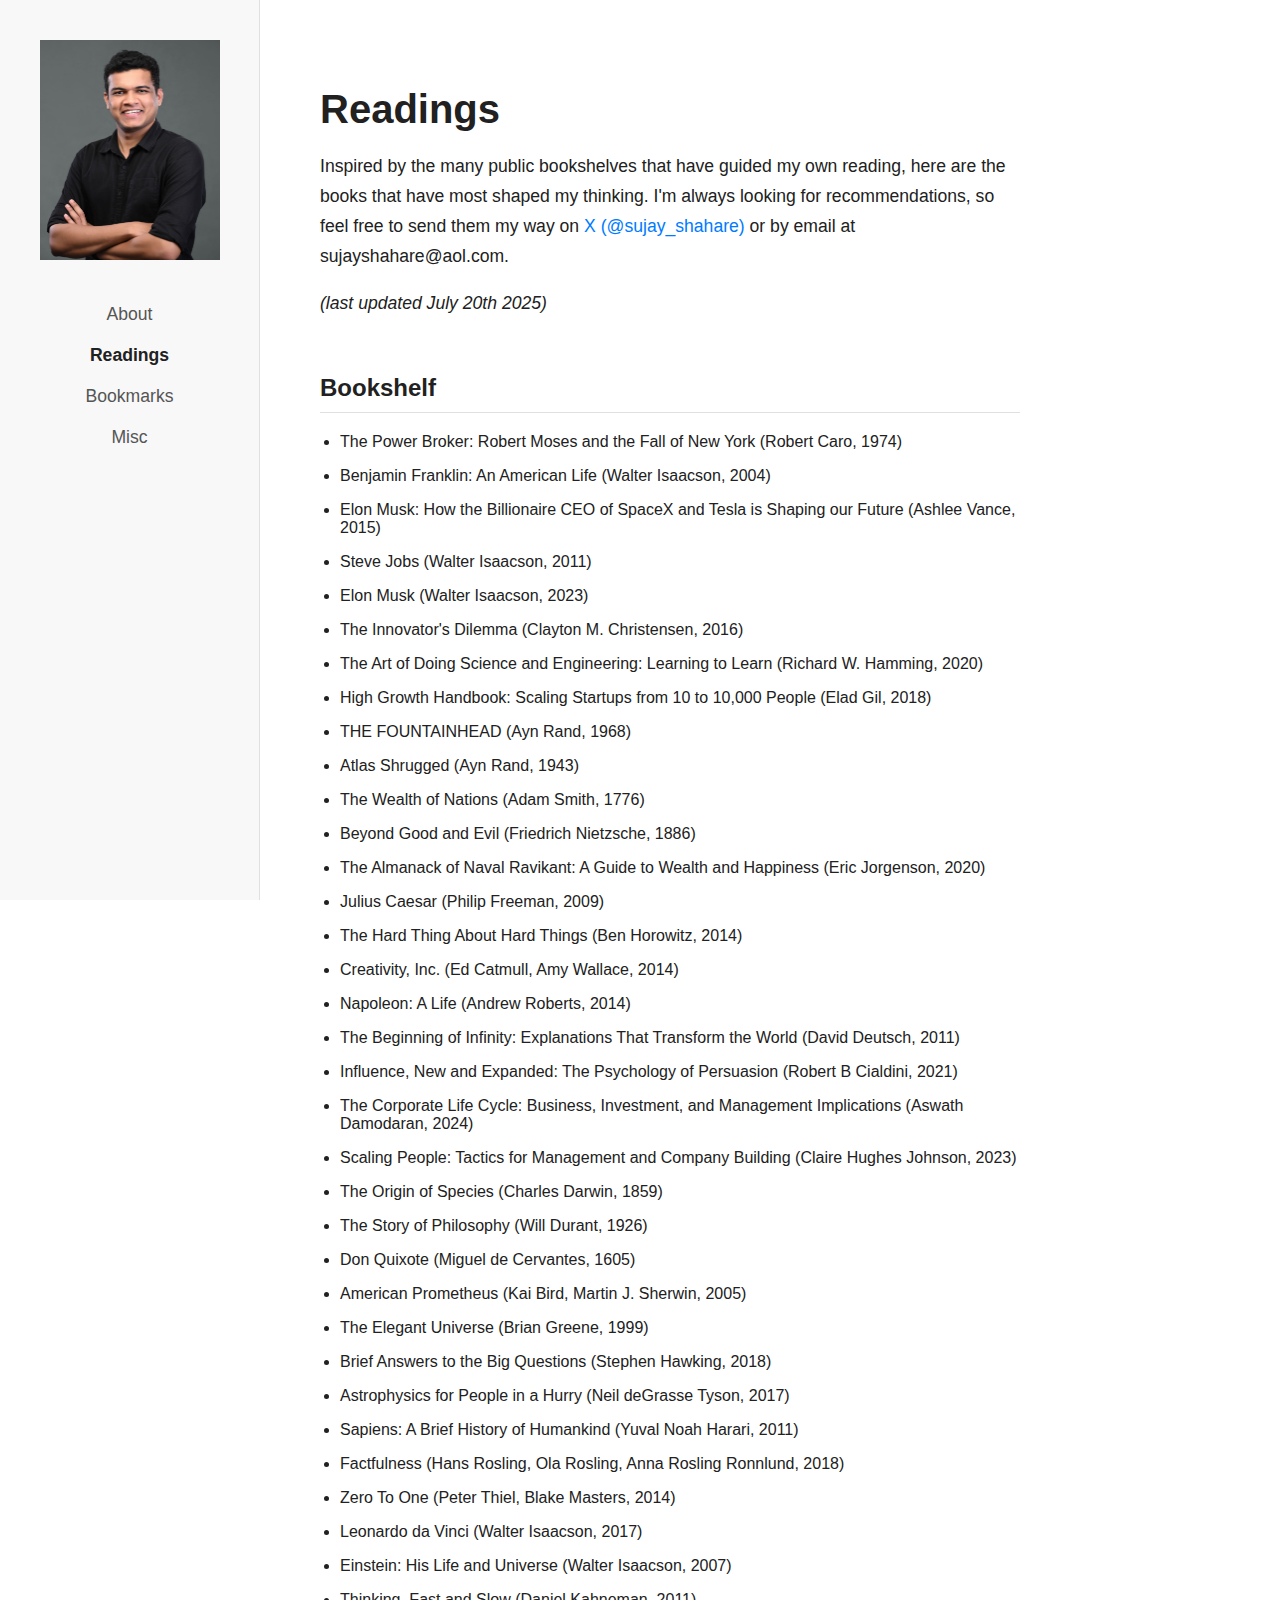
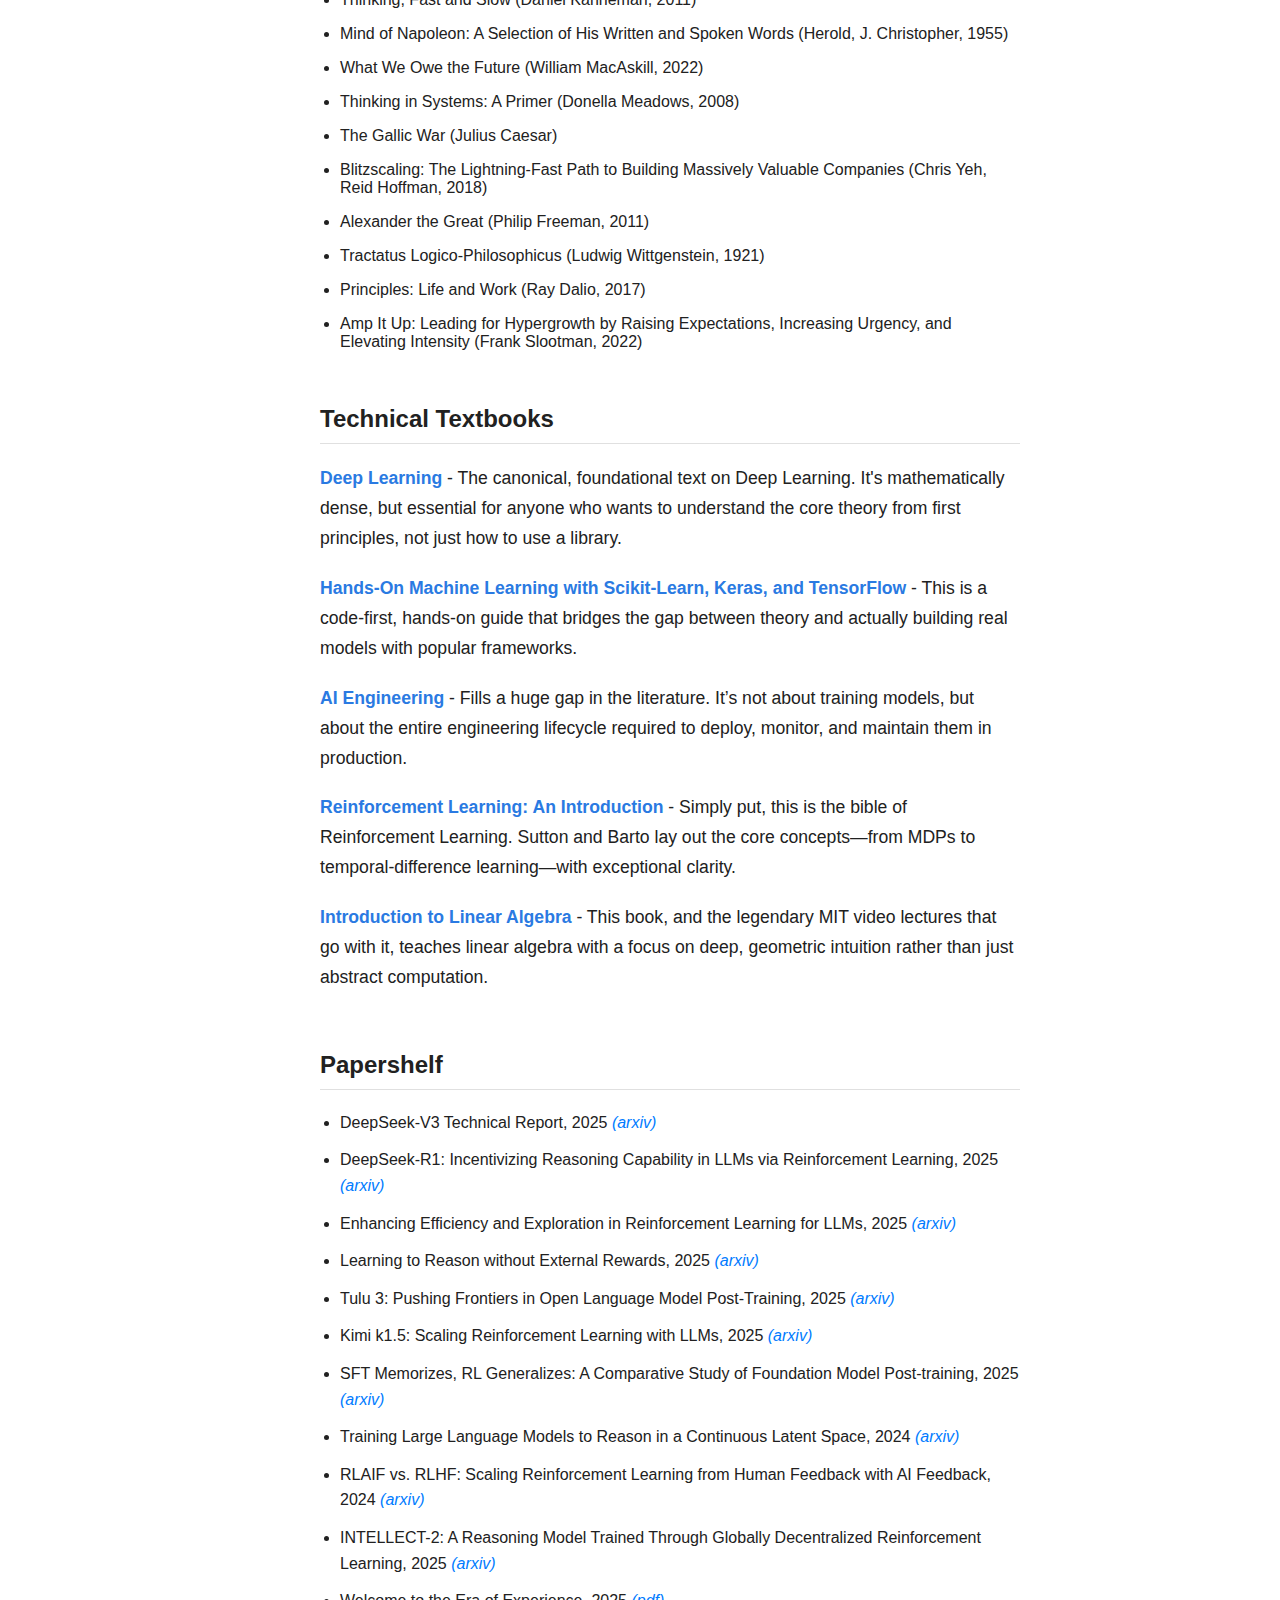
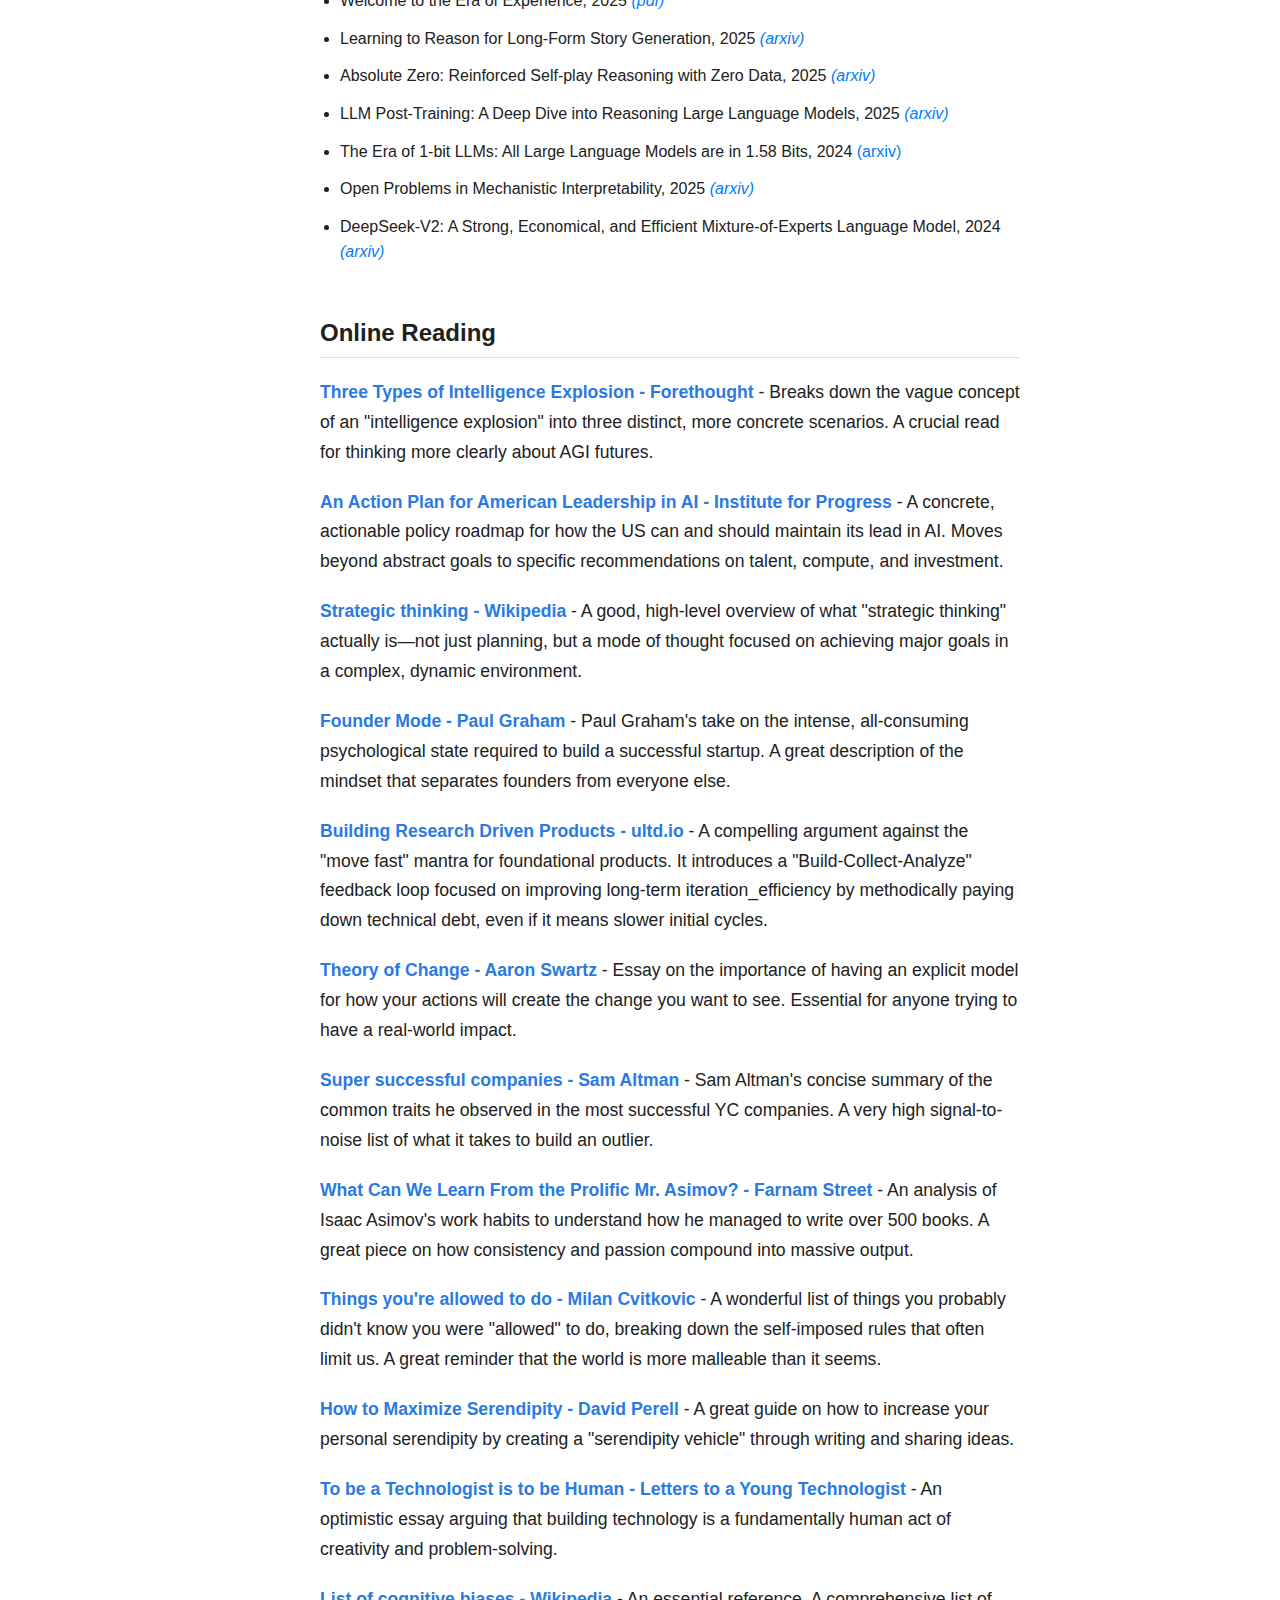
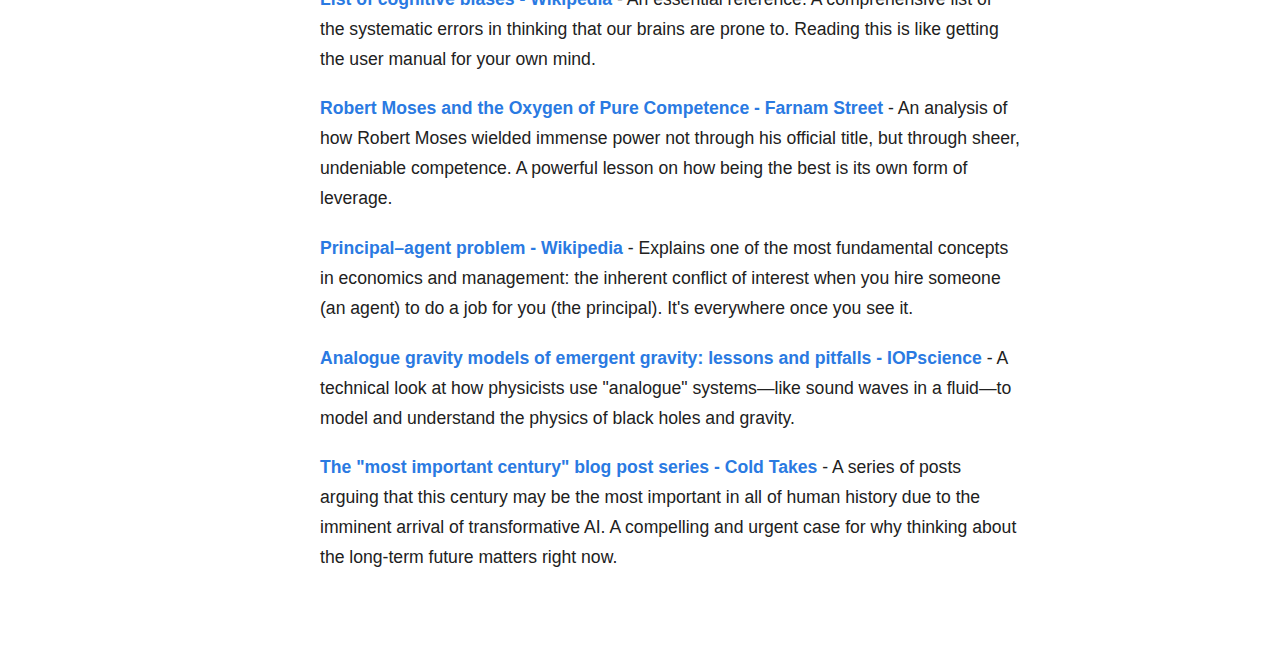
<file: readings.html>
<!DOCTYPE html>
<html lang="en">
<head>
    <meta charset="UTF-8">
    <meta name="viewport" content="width=device-width, initial-scale=1.0">
    <title>Readings - Sujay Shahare</title>
    <link rel="stylesheet" href="styles/style.css">
    <script src="scripts/main.js" defer></script>
</head>
<body>

    <button id="mobile-menu-button" aria-label="Open navigation menu">
        <span></span>
        <span></span>
        <span></span>
    </button>
    
    <div id="sidebar-container"></div>

    <main class="main-content" id="main-content">
        <h1>Readings</h1>

        <p>Inspired by the many public bookshelves that have guided my own reading, here are the books that have most shaped my thinking. I'm always looking for recommendations, so feel free to send them my way on <a href="https://x.com/sujay_shahare" target="_blank">X (@sujay_shahare)</a> or by email at sujayshahare@aol.com.</p>

       <i><p>(last updated July 20th 2025)</p></i>

        <br>
        <section class="reading-section" id="bookshelf">
            <h2>
                <a href="#bookshelf">
                    <svg class="link-icon" xmlns="http://www.w3.org/2000/svg" viewBox="0 0 16 16" version="1.1" aria-hidden="true"><path fill-rule="evenodd" d="m7.775 3.275 1.25-1.25a3.5 3.5 0 1 1 4.95 4.95l-2.5 2.5a3.5 3.5 0 0 1-4.95 0 .751.751 0 0 1 .018-1.042.751.751 0 0 1 1.042-.018 1.998 1.998 0 0 0 2.83 0l2.5-2.5a2.002 2.002 0 0 0-2.83-2.83l-1.25 1.25a.751.751 0 0 1-1.042-.018.751.751 0 0 1-.018-1.042Zm-4.5 9.5a3.5 3.5 0 0 1 0-4.95l2.5-2.5a3.5 3.5 0 0 1 4.95 0 .751.751 0 0 1-.018 1.042.751.751 0 0 1-1.042.018 1.998 1.998 0 0 0-2.83 0l-2.5 2.5a2.002 2.002 0 0 0 2.83 2.83l1.25-1.25a.751.751 0 0 1 1.042.018.751.751 0 0 1 .018 1.042l-1.25 1.25a3.5 3.5 0 0 1-4.95 0Z"></path></svg>
                    Bookshelf
                </a>
            </h2>
            <ul class="bookshelf">
                <li><a href="https://www.amazon.com/Power-Broker-Robert-Moses-Fall/dp/0394720245" target="_blank">The Power Broker: Robert Moses and the Fall of New York (Robert Caro, 1974)</a></li>
                <li><a href="https://www.amazon.com/Benjamin-Franklin-American-Walter-Isaacson/dp/074325807X" target="_blank">Benjamin Franklin: An American Life (Walter Isaacson, 2004)</a></li>
                <li><a href="https://www.amazon.com/Elon-Musk-SpaceX-Fantastic-Future/dp/0062301233" target="_blank">Elon Musk: How the Billionaire CEO of SpaceX and Tesla is Shaping our Future (Ashlee Vance, 2015)</a></li>
                <li><a href="https://www.amazon.com/Steve-Jobs-Walter-Isaacson/dp/1451648537" target="_blank">Steve Jobs (Walter Isaacson, 2011)</a></li>
                <li><a href="https://www.amazon.com/Elon-Musk-Walter-Isaacson/dp/1982181281" target="_blank">Elon Musk (Walter Isaacson, 2023)</a></li>
                <li><a href="https://www.amazon.com/Innovators-Dilemma-Technologies-Management-Innovation/dp/1633691780" target="_blank">The Innovator's Dilemma (Clayton M. Christensen, 2016)</a></li>
                <li><a href="https://www.amazon.com/Art-Doing-Science-Engineering-Learning/dp/1732265178" target="_blank">The Art of Doing Science and Engineering: Learning to Learn (Richard W. Hamming, 2020)</a></li>
                <li><a href="https://www.amazon.com/dp/1732265100" target="_blank">High Growth Handbook: Scaling Startups from 10 to 10,000 People (Elad Gil, 2018)</a></li>
                <li><a href="https://www.amazon.com/FOUNTAINHEAD-25th-Anniversary-Ayn-Rand/dp/B006AVOB2G" target="_blank">THE FOUNTAINHEAD (Ayn Rand, 1968)</a></li>
                <li><a href="https://www.amazon.com/Atlas-Shrugged-Ayn-Rand/dp/0451191145" target="_blank">Atlas Shrugged (Ayn Rand, 1943)</a></li>
                <li><a href="https://www.amazon.com/Wealth-Nations-Adam-Smith/dp/1505577128" target="_blank">The Wealth of Nations (Adam Smith, 1776)</a></li>
                <li><a href="https://www.amazon.com/Beyond-Good-Evil-Penguin-Classics/dp/014044923X" target="_blank">Beyond Good and Evil (Friedrich Nietzsche, 1886)</a></li>
                <li><a href="https://www.amazon.com/Almanack-Naval-Ravikant-Wealth-Happiness/dp/1544514212" target="_blank">The Almanack of Naval Ravikant: A Guide to Wealth and Happiness (Eric Jorgenson, 2020)</a></li>
                <li><a href="https://www.amazon.com/Julius-Caesar-Philip-Freeman/dp/0743289544" target="_blank">Julius Caesar (Philip Freeman, 2009)</a></li>
                <li><a href="https://www.amazon.com/Hard-Thing-About-Things-Building/dp/0062273205" target="_blank">The Hard Thing About Hard Things (Ben Horowitz, 2014)</a></li>
                <li><a href="https://www.amazon.com/Creativity-Inc-Expanded-Overcoming-Inspiration/dp/0593594649" target="_blank">Creativity, Inc. (Ed Catmull, Amy Wallace, 2014)</a></li>
                <li><a href="https://www.amazon.com/Napoleon-Life-Andrew-Roberts/dp/0143127853" target="_blank">Napoleon: A Life (Andrew Roberts, 2014)</a></li>
                <li><a href="https://www.amazon.com/Beginning-Infinity-Explanations-Transform-World/dp/0143121359" target="_blank">The Beginning of Infinity: Explanations That Transform the World (David Deutsch, 2011)</a></li>
                <li><a href="https://www.amazon.com/Influence-New-Expanded-Psychology-Persuasion/dp/0062937650" target="_blank">Influence, New and Expanded: The Psychology of Persuasion (Robert B Cialdini, 2021)</a></li>
                <li><a href="https://www.amazon.com/Corporate-Lifecycle-Investment-Management-Implications/dp/0593545060" target="_blank">The Corporate Life Cycle: Business, Investment, and Management Implications (Aswath Damodaran, 2024)</a></li>
                <li><a href="https://www.amazon.com/Scaling-People-Tactics-Management-Building/dp/1953953212" target="_blank">Scaling People: Tactics for Management and Company Building (Claire Hughes Johnson, 2023)</a></li>
                <li><a href="https://www.amazon.com/Origin-Species-150th-Anniversary/dp/0451529065" target="_blank">The Origin of Species (Charles Darwin, 1859)</a></li>
                <li><a href="https://www.amazon.com/Story-Philosophy-Grapevine-Will-Durant-ebook/dp/B0CLL5XDCR" target="_blank">The Story of Philosophy (Will Durant, 1926)</a></li>
                <li><a href="https://www.amazon.com/Quixote-Penguin-Classics-Cervantes-Saavedra/dp/0142437239" target="_blank">Don Quixote (Miguel de Cervantes, 1605)</a></li>
                <li><a href="https://www.amazon.com/American-Prometheus-Triumph-Tragedy-Oppenheimer/dp/0375726268" target="_blank">American Prometheus (Kai Bird, Martin J. Sherwin, 2005)</a></li>
                <li><a href="https://www.amazon.com/Elegant-Universe-Superstrings-Dimensions-Ultimate/dp/1324066237" target="_blank">The Elegant Universe (Brian Greene, 1999)</a></li>
                <li><a href="https://www.amazon.com/Brief-Answers-Questions-Stephen-Hawking/dp/1984819194" target="_blank">Brief Answers to the Big Questions (Stephen Hawking, 2018)</a></li>
                <li><a href="https://www.amazon.com/Astrophysics-People-Hurry-deGrasse-Tyson/dp/0393609391" target="_blank">Astrophysics for People in a Hurry (Neil deGrasse Tyson, 2017)</a></li>
                <li><a href="https://www.amazon.com/Sapiens-Tenth-Anniversary-History-Humankind/dp/0063422018" target="_blank">Sapiens: A Brief History of Humankind (Yuval Noah Harari, 2011)</a></li>
                <li><a href="https://www.amazon.com/Factfulness-Reasons-World-Things-Better/dp/1250123828" target="_blank">Factfulness (Hans Rosling, Ola Rosling, Anna Rosling Ronnlund, 2018)</a></li>
                <li><a href="https://www.amazon.com/Zero-Peter-Thiel-Blake-Masters/dp/0753555204" target="_blank">Zero To One (Peter Thiel, Blake Masters, 2014)</a></li>
                <li><a href="https://www.amazon.com/Leonardo-Vinci-Walter-Isaacson/dp/1501139169" target="_blank">Leonardo da Vinci (Walter Isaacson, 2017)</a></li>
                <li><a href="https://www.amazon.com/Einstein-Life-Universe-Walter-Isaacson/dp/0743264746" target="_blank">Einstein: His Life and Universe (Walter Isaacson, 2007)</a></li>
                <li><a href="https://www.amazon.com/Thinking-Fast-Slow-Daniel-Kahneman/dp/0374533555" target="_blank">Thinking, Fast and Slow (Daniel Kahneman, 2011)</a></li>
                <li><a href="https://www.amazon.com/Mind-Napoleon-Selection-Written-Spoken-ebook/dp/B01JHP4BSK" target="_blank">Mind of Napoleon: A Selection of His Written and Spoken Words (Herold, J. Christopher, 1955)</a></li>
                <li><a href="https://www.amazon.com/What-Owe-Future-William-MacAskill/dp/1541604032" target="_blank">What We Owe the Future (William MacAskill, 2022)</a></li>
                <li><a href="https://www.amazon.com/Thinking-Systems-Donella-H-Meadows/dp/1603580557" target="_blank">Thinking in Systems: A Primer (Donella Meadows, 2008)</a></li>
                <li><a href="https://www.amazon.com/Gallic-War-Commentaries-Commentary-Classics/dp/0199540268" target="_blank">The Gallic War (Julius Caesar)</a></li>
                <li><a href="https://www.amazon.com/Blitzscaling-Lightning-Fast-Building-Massively-Companies/dp/1524761419" target="_blank">Blitzscaling: The Lightning-Fast Path to Building Massively Valuable Companies (Chris Yeh, Reid Hoffman, 2018)</a></li>
                <li><a href="https://www.amazon.com/Alexander-Great-Philip-Freeman/dp/1416592814" target="_blank">Alexander the Great (Philip Freeman, 2011)</a></li>
                <li><a href="https://www.amazon.com/Tractatus-Logico-Philosophicus-Ludwig-Wittgenstein/dp/0486404455" target="_blank">Tractatus Logico-Philosophicus (Ludwig Wittgenstein, 1921)</a></li>
                <li><a href="https://www.amazon.com/dp/1501124021" target="_blank">Principles: Life and Work (Ray Dalio, 2017)</a></li>
                <li><a href="https://www.amazon.com/Amp-Up-Leadership-Hypergrowth-Companies/dp/1119836115" target="_blank">Amp It Up: Leading for Hypergrowth by Raising Expectations, Increasing Urgency, and Elevating Intensity (Frank Slootman, 2022)</a></li>

            </ul>
            <br>
        </section>

        <section class="reading-section" id="technical-textbooks">
            <h2>
                <a href="#technical-textbooks">
                    <svg class="link-icon" xmlns="http://www.w3.org/2000/svg" viewBox="0 0 16 16" version="1.1" aria-hidden="true"><path fill-rule="evenodd" d="m7.775 3.275 1.25-1.25a3.5 3.5 0 1 1 4.95 4.95l-2.5 2.5a3.5 3.5 0 0 1-4.95 0 .751.751 0 0 1 .018-1.042.751.751 0 0 1 1.042-.018 1.998 1.998 0 0 0 2.83 0l2.5-2.5a2.002 2.002 0 0 0-2.83-2.83l-1.25 1.25a.751.751 0 0 1-1.042-.018.751.751 0 0 1-.018-1.042Zm-4.5 9.5a3.5 3.5 0 0 1 0-4.95l2.5-2.5a3.5 3.5 0 0 1 4.95 0 .751.751 0 0 1-.018 1.042.751.751 0 0 1-1.042.018 1.998 1.998 0 0 0-2.83 0l-2.5 2.5a2.002 2.002 0 0 0 2.83 2.83l1.25-1.25a.751.751 0 0 1 1.042.018.751.751 0 0 1 .018 1.042l-1.25 1.25a3.5 3.5 0 0 1-4.95 0Z"></path></svg>
                    Technical Textbooks
                </a>
            </h2>
            <div class="list-container">
                <p><a href="https://www.deeplearningbook.org" class="title-link" target="_blank">Deep Learning</a> - The canonical, foundational text on Deep Learning. It's mathematically dense, but essential for anyone who wants to understand the core theory from first principles, not just how to use a library.</p>
                <p><a href="https://www.oreilly.com/library/view/hands-on-machine-learning/9781098125967/" class="title-link" target="_blank">Hands-On Machine Learning with Scikit-Learn, Keras, and TensorFlow</a> - This is a code-first, hands-on guide that bridges the gap between theory and actually building real models with popular frameworks.</p>
                <p><a href="https://www.oreilly.com/library/view/ai-engineering/9781098166298/" class="title-link" target="_blank">AI Engineering</a> - Fills a huge gap in the literature. It’s not about training models, but about the entire engineering lifecycle required to deploy, monitor, and maintain them in production.</p>
                <p><a href="http://incompleteideas.net/book/the-book-2nd.html" class="title-link" target="_blank">Reinforcement Learning: An Introduction</a> - Simply put, this is the bible of Reinforcement Learning. Sutton and Barto lay out the core concepts—from MDPs to temporal-difference learning—with exceptional clarity.</p>
                <p><a href="https://math.mit.edu/~gs/linearalgebra/" class="title-link" target="_blank">Introduction to Linear Algebra</a> - This book, and the legendary MIT video lectures that go with it, teaches linear algebra with a focus on deep, geometric intuition rather than just abstract computation.</p>
            </div>
            <br>
        </section>

       

        <section class="reading-section" id="papershelf">
            <h2>
                <a href="#papershelf">
                    <svg class="link-icon" xmlns="http://www.w3.org/2000/svg" viewBox="0 0 16 16" version="1.1" aria-hidden="true"><path fill-rule="evenodd" d="m7.775 3.275 1.25-1.25a3.5 3.5 0 1 1 4.95 4.95l-2.5 2.5a3.5 3.5 0 0 1-4.95 0 .751.751 0 0 1 .018-1.042.751.751 0 0 1 1.042-.018 1.998 1.998 0 0 0 2.83 0l2.5-2.5a2.002 2.002 0 0 0-2.83-2.83l-1.25 1.25a.751.751 0 0 1-1.042-.018.751.751 0 0 1-.018-1.042Zm-4.5 9.5a3.5 3.5 0 0 1 0-4.95l2.5-2.5a3.5 3.5 0 0 1 4.95 0 .751.751 0 0 1-.018 1.042.751.751 0 0 1-1.042.018 1.998 1.998 0 0 0-2.83 0l-2.5 2.5a2.002 2.002 0 0 0 2.83 2.83l1.25-1.25a.751.751 0 0 1 1.042.018.751.751 0 0 1 .018 1.042l-1.25 1.25a3.5 3.5 0 0 1-4.95 0Z"></path></svg>
                    Papershelf
                </a>
            </h2>
            <ul class="papershelf">
                <li>DeepSeek-V3 Technical Report, 2025 <i><a href="https://arxiv.org/abs/2412.19437" target="_blank">(arxiv)</a></i></li>
                <li>DeepSeek-R1: Incentivizing Reasoning Capability in LLMs via Reinforcement Learning, 2025 <i><a href="https://arxiv.org/abs/2501.12948" target="_blank">(arxiv)</a></i></li>
                <li>Enhancing Efficiency and Exploration in Reinforcement Learning for LLMs, 2025 <i><a href="https://arxiv.org/abs/2505.18573" target="_blank">(arxiv)</a></i></li>
                <li>Learning to Reason without External Rewards, 2025 <i><a href="https://arxiv.org/abs/2505.19590" target="_blank">(arxiv)</a></i></li>
                <li>Tulu 3: Pushing Frontiers in Open Language Model Post-Training, 2025 <i><a href="https://arxiv.org/abs/2411.15124" target="_blank">(arxiv)</a></i></li>
                <li>Kimi k1.5: Scaling Reinforcement Learning with LLMs, 2025 <i><a href="https://arxiv.org/abs/2501.12599" target="_blank">(arxiv)</a></i></li>
                <li>SFT Memorizes, RL Generalizes: A Comparative Study of Foundation Model Post-training, 2025 <i><a href="https://arxiv.org/abs/2501.17161" target="_blank">(arxiv)</a></i></li>
                <li>Training Large Language Models to Reason in a Continuous Latent Space, 2024 <i><a href="https://arxiv.org/abs/2412.06769" target="_blank">(arxiv)</a></i></li>
                <li>RLAIF vs. RLHF: Scaling Reinforcement Learning from Human Feedback with AI Feedback, 2024 <i><a href="https://arxiv.org/abs/2309.00267" target="_blank">(arxiv)</a></i></li>
                <li>INTELLECT-2: A Reasoning Model Trained Through Globally Decentralized Reinforcement Learning, 2025 <i><a href="https://arxiv.org/abs/2505.07291" target="_blank">(arxiv)</a></i></li>
                <li>Welcome to the Era of Experience, 2025 <i><a href="https://storage.googleapis.com/deepmind-media/Era-of-Experience%20/The%20Era%20of%20Experience%20Paper.pdf" target="_blank">(pdf)</a></i></li>
                <li>Learning to Reason for Long-Form Story Generation, 2025 <i><a href="https://arxiv.org/abs/2503.22828" target="_blank">(arxiv)</a></i></li>
                <li>Absolute Zero: Reinforced Self-play Reasoning with Zero Data, 2025 <i><a href="https://arxiv.org/abs/2505.03335" target="_blank">(arxiv)</a></i></li>
                <li>LLM Post-Training: A Deep Dive into Reasoning Large Language Models, 2025 <i><a href="https://arxiv.org/abs/2502.21321" target="_blank">(arxiv)</a></i></li>
                <li>The Era of 1-bit LLMs: All Large Language Models are in 1.58 Bits, 2024 <a href="https://arxiv.org/abs/2402.17764" target="_blank">(arxiv)</a></li>
                <li>Open Problems in Mechanistic Interpretability, 2025 <i><a href="https://arxiv.org/abs/2501.16496" target="_blank">(arxiv)</a></i></li>
                <li>DeepSeek-V2: A Strong, Economical, and Efficient Mixture-of-Experts Language Model, 2024 <i><a href="https://arxiv.org/abs/2405.04434" target="_blank">(arxiv)</a></i></li>
            </ul>
            <br>
        </section>

        <section class="reading-section" id="online-reading">
            <h2>
                <a href="#online-reading">
                    <svg class="link-icon" xmlns="http://www.w3.org/2000/svg" viewBox="0 0 16 16" version="1.1" aria-hidden="true"><path fill-rule="evenodd" d="m7.775 3.275 1.25-1.25a3.5 3.5 0 1 1 4.95 4.95l-2.5 2.5a3.5 3.5 0 0 1-4.95 0 .751.751 0 0 1 .018-1.042.751.751 0 0 1 1.042-.018 1.998 1.998 0 0 0 2.83 0l2.5-2.5a2.002 2.002 0 0 0-2.83-2.83l-1.25 1.25a.751.751 0 0 1-1.042-.018.751.751 0 0 1-.018-1.042Zm-4.5 9.5a3.5 3.5 0 0 1 0-4.95l2.5-2.5a3.5 3.5 0 0 1 4.95 0 .751.751 0 0 1-.018 1.042.751.751 0 0 1-1.042.018 1.998 1.998 0 0 0-2.83 0l-2.5 2.5a2.002 2.002 0 0 0 2.83 2.83l1.25-1.25a.751.751 0 0 1 1.042.018.751.751 0 0 1 .018 1.042l-1.25 1.25a3.5 3.5 0 0 1-4.95 0Z"></path></svg>
                    Online Reading
                </a>
            </h2>
            <div class="list-container">
                 <p><a href="https://www.forethought.org/research/three-types-of-intelligence-explosion" class="title-link" target="_blank">Three Types of Intelligence Explosion - Forethought</a> - Breaks down the vague concept of an "intelligence explosion" into three distinct, more concrete scenarios. A crucial read for thinking more clearly about AGI futures.</p>
                 <p><a href="https://ifp.org/an-action-plan-for-american-leadership-in-ai/" class="title-link" target="_blank">An Action Plan for American Leadership in AI - Institute for Progress</a> - A concrete, actionable policy roadmap for how the US can and should maintain its lead in AI. Moves beyond abstract goals to specific recommendations on talent, compute, and investment.</p>
                 <p><a href="https://en.wikipedia.org/wiki/Strategic_thinking" class="title-link" target="_blank">Strategic thinking - Wikipedia</a> - A good, high-level overview of what "strategic thinking" actually is—not just planning, but a mode of thought focused on achieving major goals in a complex, dynamic environment.</p>
                 <p><a href="https://paulgraham.com/foundermode.html" class="title-link" target="_blank">Founder Mode - Paul Graham</a> - Paul Graham's take on the intense, all-consuming psychological state required to build a successful startup. A great description of the mindset that separates founders from everyone else.</p>
                 <p><a href="https://ultd.io/posts/building-research-driven-products.html" class="title-link" target="_blank">Building Research Driven Products - ultd.io</a> - A compelling argument against the "move fast" mantra for foundational products. It introduces a "Build-Collect-Analyze" feedback loop focused on improving long-term iteration_efficiency by methodically paying down technical debt, even if it means slower initial cycles.</p>
                <p><a href="http://www.aaronsw.com/weblog/theoryofchange" class="title-link" target="_blank">Theory of Change - Aaron Swartz</a> - Essay on the importance of having an explicit model for how your actions will create the change you want to see. Essential for anyone trying to have a real-world impact.</p>
                <p><a href="https://blog.samaltman.com/super-successful-companies" class="title-link" target="_blank">Super successful companies - Sam Altman</a> - Sam Altman's concise summary of the common traits he observed in the most successful YC companies. A very high signal-to-noise list of what it takes to build an outlier.</p>
                <p><a href="https://fs.blog/prolific-mr-asimov/" class="title-link" target="_blank">What Can We Learn From the Prolific Mr. Asimov? - Farnam Street</a> - An analysis of Isaac Asimov's work habits to understand how he managed to write over 500 books. A great piece on how consistency and passion compound into massive output.</p>
                <p><a href="https://milan.cvitkovic.net/writing/things_youre_allowed_to_do/" class="title-link" target="_blank">Things you're allowed to do - Milan Cvitkovic</a> - A wonderful list of things you probably didn't know you were "allowed" to do, breaking down the self-imposed rules that often limit us. A great reminder that the world is more malleable than it seems.</p>
                <p><a href="https://perell.com/essay/serendipity/" class="title-link" target="_blank">How to Maximize Serendipity - David Perell</a> - A great guide on how to increase your personal serendipity by creating a "serendipity vehicle" through writing and sharing ideas.</p>
                <p><a href="https://letterstoayoungtechnologist.com/To-be-a-Technologist-is-to-be-Human" class="title-link" target="_blank">To be a Technologist is to be Human - Letters to a Young Technologist</a> - An optimistic essay arguing that building technology is a fundamentally human act of creativity and problem-solving.</p>
                <p><a href="https://en.wikipedia.org/wiki/List_of_cognitive_biases" class="title-link" target="_blank">List of cognitive biases - Wikipedia</a> - An essential reference. A comprehensive list of the systematic errors in thinking that our brains are prone to. Reading this is like getting the user manual for your own mind.</p>
                <p><a href="https://fs.blog/robert-moses-pure-competence/" class="title-link" target="_blank">Robert Moses and the Oxygen of Pure Competence - Farnam Street</a> - An analysis of how Robert Moses wielded immense power not through his official title, but through sheer, undeniable competence. A powerful lesson on how being the best is its own form of leverage.</p>
                <p><a href="https://en.wikipedia.org/wiki/Principal%E2%80%93agent_problem" class="title-link" target="_blank">Principal–agent problem - Wikipedia</a> - Explains one of the most fundamental concepts in economics and management: the inherent conflict of interest when you hire someone (an agent) to do a job for you (the principal). It's everywhere once you see it.</p>
                <p><a href="https://iopscience.iop.org/article/10.1088/1742-6596/880/1/012009" class="title-link" target="_blank">Analogue gravity models of emergent gravity: lessons and pitfalls - IOPscience</a> - A technical look at how physicists use "analogue" systems—like sound waves in a fluid—to model and understand the physics of black holes and gravity.</p>
                <p><a href="https://www.cold-takes.com/most-important-century/" class="title-link" target="_blank">The "most important century" blog post series - Cold Takes</a> - A series of posts arguing that this century may be the most important in all of human history due to the imminent arrival of transformative AI. A compelling and urgent case for why thinking about the long-term future matters right now.</p>
                 </div>
        </section>

    </main>

</body>
</html>
</file>
<file: styles/style.css>
*,
*::before,
*::after {
    box-sizing: border-box;
}

:root {
    --bg-color: #ffffff;
    --text-color: #212121;
    --primary-color: #007bff;
    --sidebar-width: 260px;
    --font-main: 'Century Gothic', CenturyGothic, Geneva, AppleGothic, sans-serif;

}

body {
    font-family: var(--font-main);
    background-color: var(--bg-color);
    color: var(--text-color);
    margin: 0;
    display: flex;
}

a {
    color: var(--primary-color);
    text-decoration: none;
    transition: color 0.2s ease;
}

a:hover {
    color: var(--text-color);
}


/* --- Sidebar Styles --- */
.sidebar {
    width: var(--sidebar-width);
    position: fixed;
    top: 0;
    left: 0;
    height: 100%;
    background-color: #f8f8f8;
    padding: 40px;
    box-sizing: border-box;
    border-right: 1px solid #e0e0e0;
    display: flex;
    flex-direction: column;
    align-items: center;
}

.profile-pic {
    width: 180px;     
    height: 220px;      
    object-fit: cover;
    margin-bottom: 30px;
}

.sidebar-nav {
    display: flex;
    flex-direction: column;
    align-items: center;
    width: 100%;
}

.sidebar-nav a {
    color: #555;
    margin: 10px 0;
    font-size: 1.1em;
}

.sidebar-nav a.active {
    color: var(--text-color);
    font-weight: bold;
}


/* --- Main Content Styles --- */
.main-content {
    margin-left: var(--sidebar-width);
    padding: 60px;
    width: calc(100% - var(--sidebar-width));
    max-width: 820px;
}

.main-content h1 {
    font-size: 2.5em;
    margin-bottom: 20px;
}

.main-content p {
    font-size: 1.1em;
    line-height: 1.7;
}


/* --- Responsive Design (Mobile/Tablet) --- */
@media (max-width: 768px) {
    body {
        flex-direction: column;
    }

    .sidebar {
        position: relative;
        width: 100%;
        height: auto;
        border-right: none;
        border-bottom: 1px solid #e0e0e0;
        padding: 20px;
    }

    .sidebar-nav {
        flex-direction: row;
        justify-content: space-around;
    }

    .c {
        width: 80px;
        height: 80px;
        margin-bottom: 20px;
    }
    
    .main-content {
        margin-left: 0;
        width: 100%;
        padding: 30px;
    }
}



* --- Additions for Readings Page --- */

.reading-section {
    margin-bottom: 50px;
}

.reading-section h2 {
    font-size: 1.5em;
    border-bottom: 1px solid #e0e0e0;
    padding-bottom: 10px;
    margin-bottom: 20px;
}


/* --- Bookshelf Styles (Clickable LI, no underline) --- */
.bookshelf {
    list-style: disc;
    padding-left: 20px;
}

.bookshelf li {
    margin-bottom: 12px;
    cursor: pointer;
}

.bookshelf li a {
    text-decoration: none; 
    color: inherit; 
    display: block;
    transition: background-color 0.2s ease-in-out;
    padding: 4px 8px;
    margin: -4px -8px; 
    border-radius: 4px;
}

.bookshelf li a:hover {
    background-color: #f5f5f5;
}


/* --- Papershelf Styles (standard links) --- */
.papershelf {
    list-style: disc;
    padding-left: 20px;
}

.papershelf li {
    margin-bottom: 12px;
    line-height: 1.6;
}


/* --- Online Reading & Textbooks Styles --- */
.list-container p {
    margin-bottom: 20px;
    line-height: 1.7;
}

.title-link {
    font-weight: bold;
    color: #2a7ae2; 
}

.title-link:hover {
    text-decoration: underline;
    color: #212121;
}





/* --- Additions for Section Header Linking (Corrected Alignment) --- */

html {
    scroll-behavior: smooth;
}

.reading-section h2 a {
    color: inherit;
    text-decoration: none;
    cursor: pointer;
    position: relative;    
    display: inline-block;   
}

.link-icon {
    position: absolute;      
    left: -1.4em;           
    top: 50%;             
    transform: translateY(-50%);
    width: 0.8em;
    height: 0.8em;
    opacity: 0;             
    transition: opacity 0.2s ease-in-out;
    fill: currentColor;
}

.reading-section h2 a:hover .link-icon {
    opacity: 0.6;
}





/* --- Additions for Bookmarks Page --- */

.quote-list {
    list-style: disc;
    padding-left: 20px;
}

.quote-list li {
    margin-bottom: 24px;
    font-size: 1.1em;
    line-height: 1.7;
}

.quote-list li a {
    color: #2a7ae2; 
    font-weight: 500;
    text-decoration: underline;
    text-decoration-thickness: 1.5px;
    text-underline-offset: 3px;
}

.quote-list li a:hover {
    color: #212121; 
}




/* --- ASCII Art Style --- */
.ascii-art {
    color: black;
    font-family: 'Courier New', Courier, monospace;
    font-size: 0.8em;
    line-height: 1.2;
    text-align: left;
    margin-top: 80px;
    margin-bottom: 20px;
    overflow-x: auto;
    user-select: none;
}



/* --- Style for "stealth" links that look like normal text --- */
.stealth-link {
    color: inherit;          /* Inherits the color from the parent text */
    text-decoration: none;   /* Removes the underline */
    cursor: pointer;         /* Ensures the cursor changes to a pointer */
}

/* Ensure it doesn't change style on hover either */
.stealth-link:hover {
    color: inherit;
    text-decoration: none;
}



/* --- Additions for Mobile Hamburger Menu --- */

#mobile-menu-button {
    display: none; /* Hidden on desktop */
    position: fixed;
    top: 20px;
    right: 20px;
    z-index: 1000;
    width: 40px;
    height: 40px;
    background: var(--bg-color);
    border: 1px solid #e0e0e0;
    border-radius: 8px;
    cursor: pointer;
}

#mobile-menu-button span {
    display: block;
    width: 22px;
    height: 2px;
    background-color: var(--text-color);
    margin: 4px auto;
    transition: all 0.3s ease-in-out;
}

/* Animation for the hamburger icon to turn into an 'X' */
#mobile-menu-button.is-active span:nth-child(1) {
    transform: translateY(6px) rotate(45deg);
}
#mobile-menu-button.is-active span:nth-child(2) {
    opacity: 0;
}
#mobile-menu-button.is-active span:nth-child(3) {
    transform: translateY(-6px) rotate(-45deg);
}

/* Styles for the mobile navigation dropdown when it's open */
.sidebar-nav.is-open {
    display: flex;
    opacity: 1;
    transform: translateY(0);
    pointer-events: auto;
}
</file>
